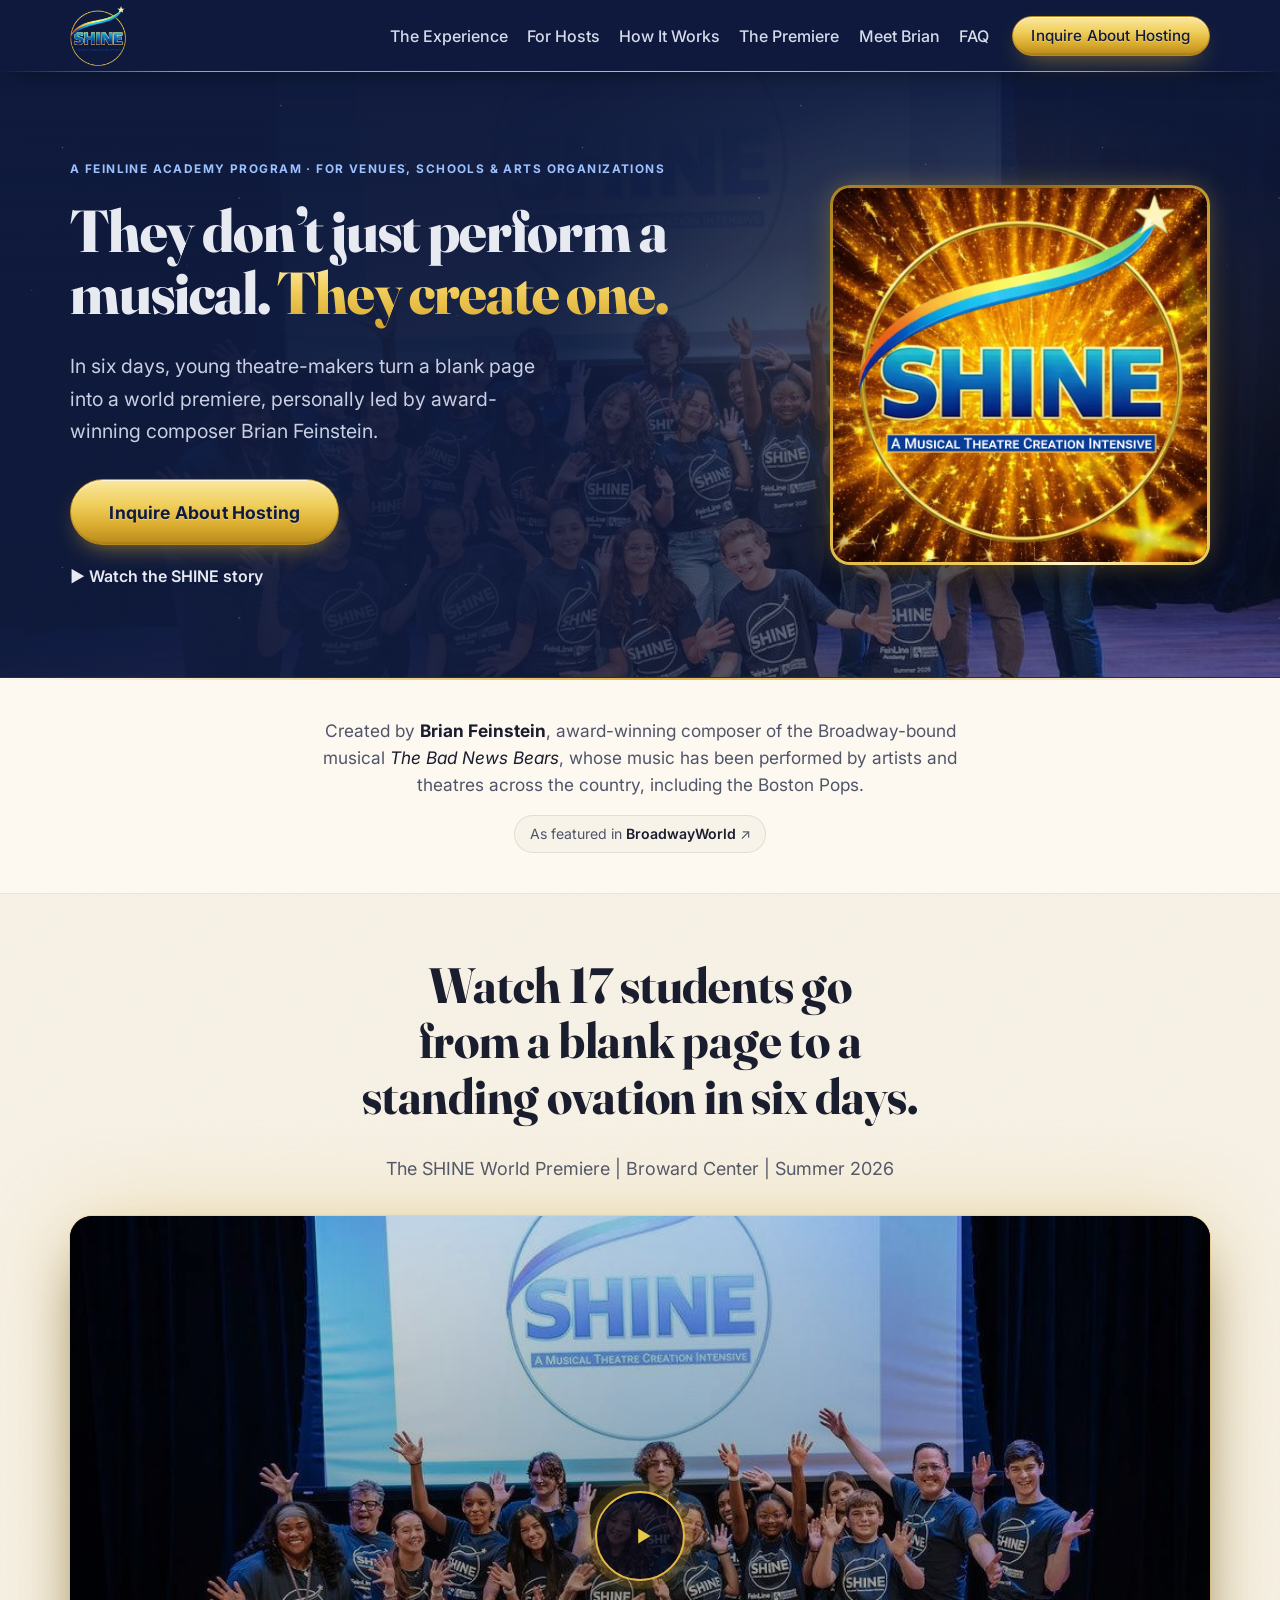
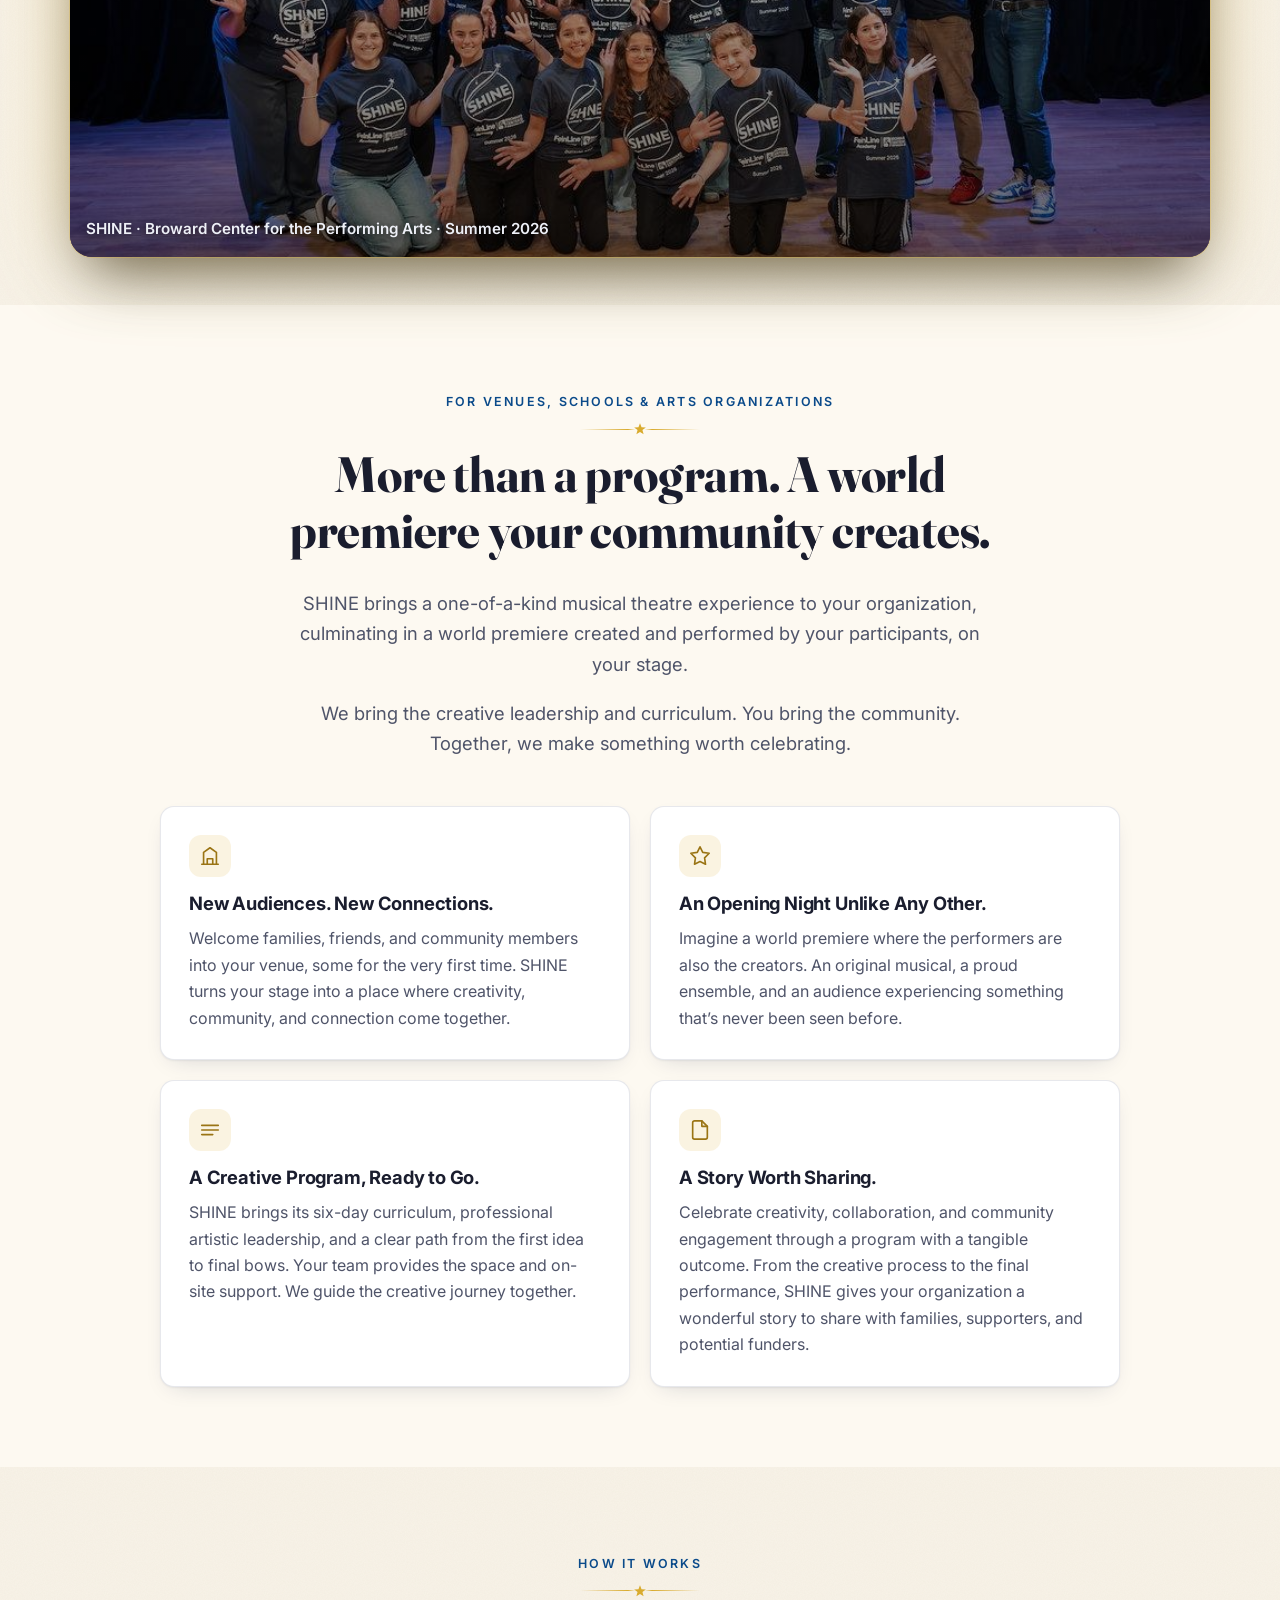
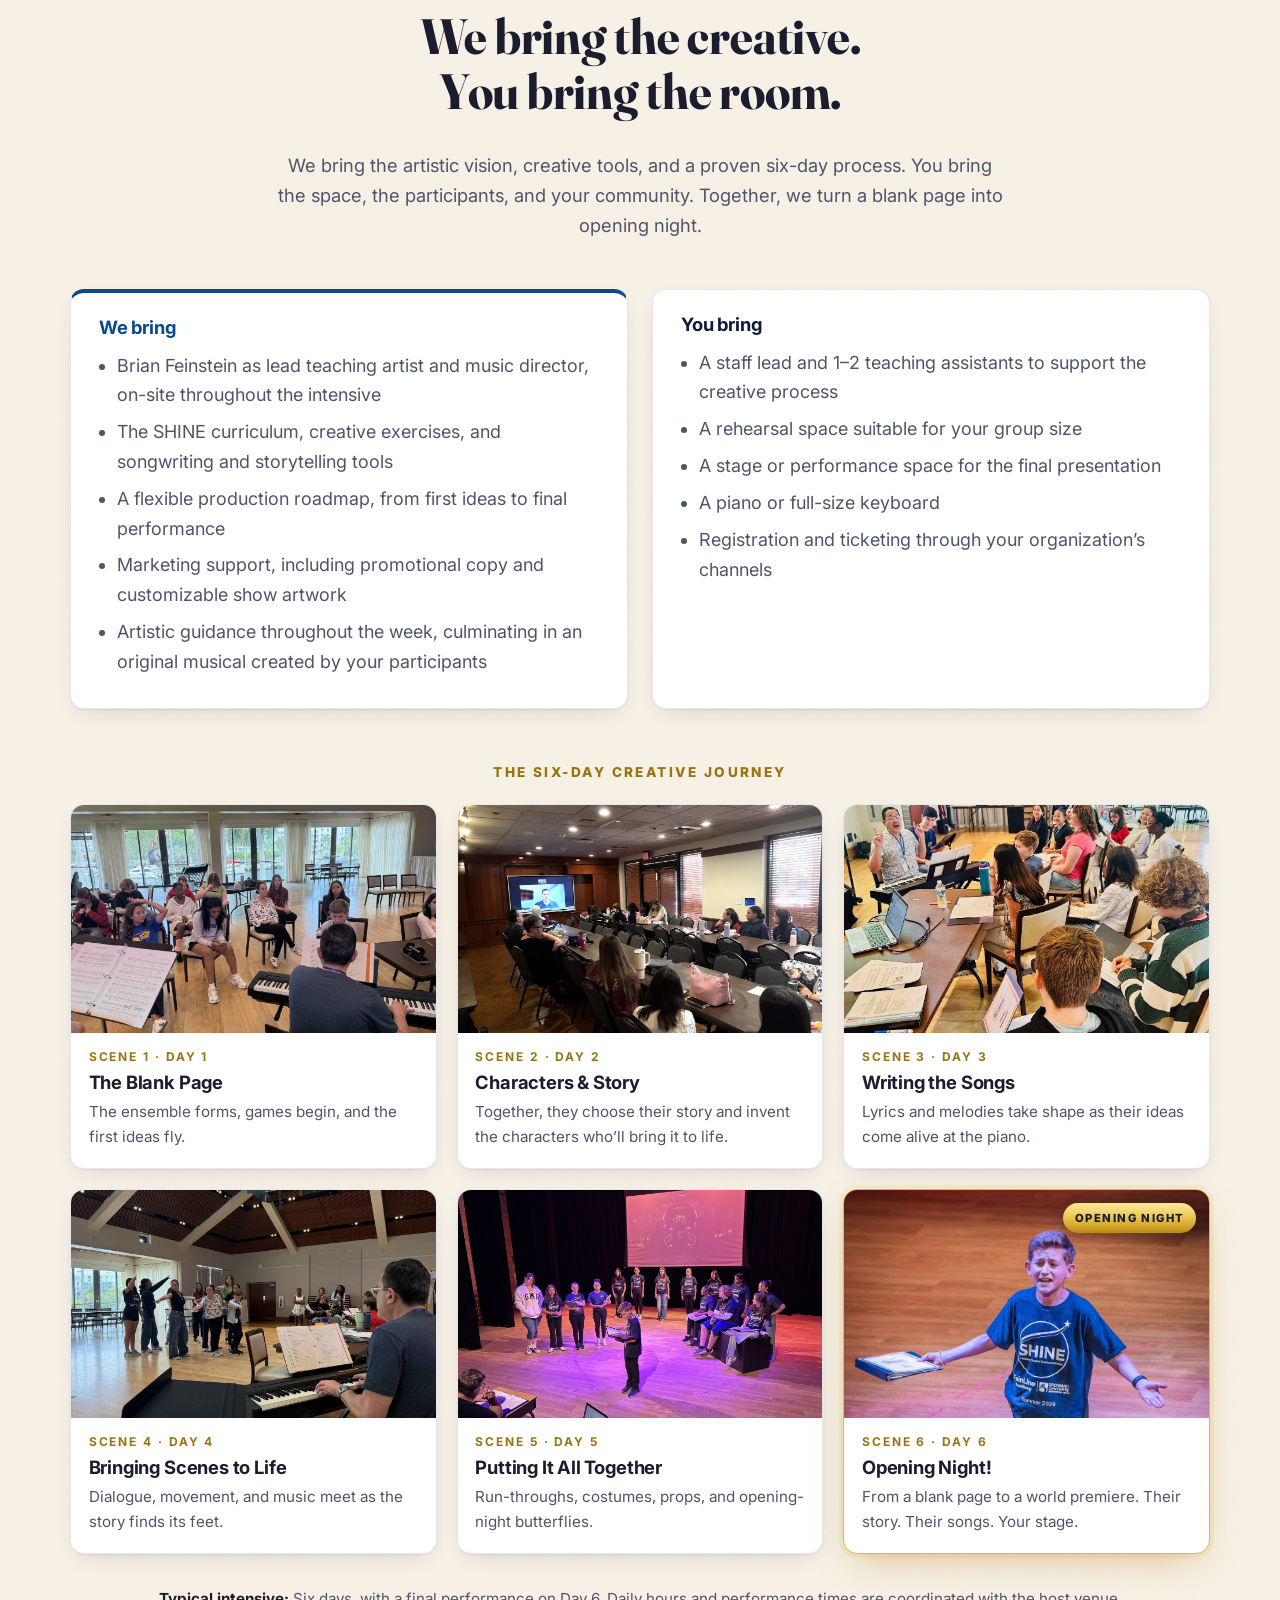
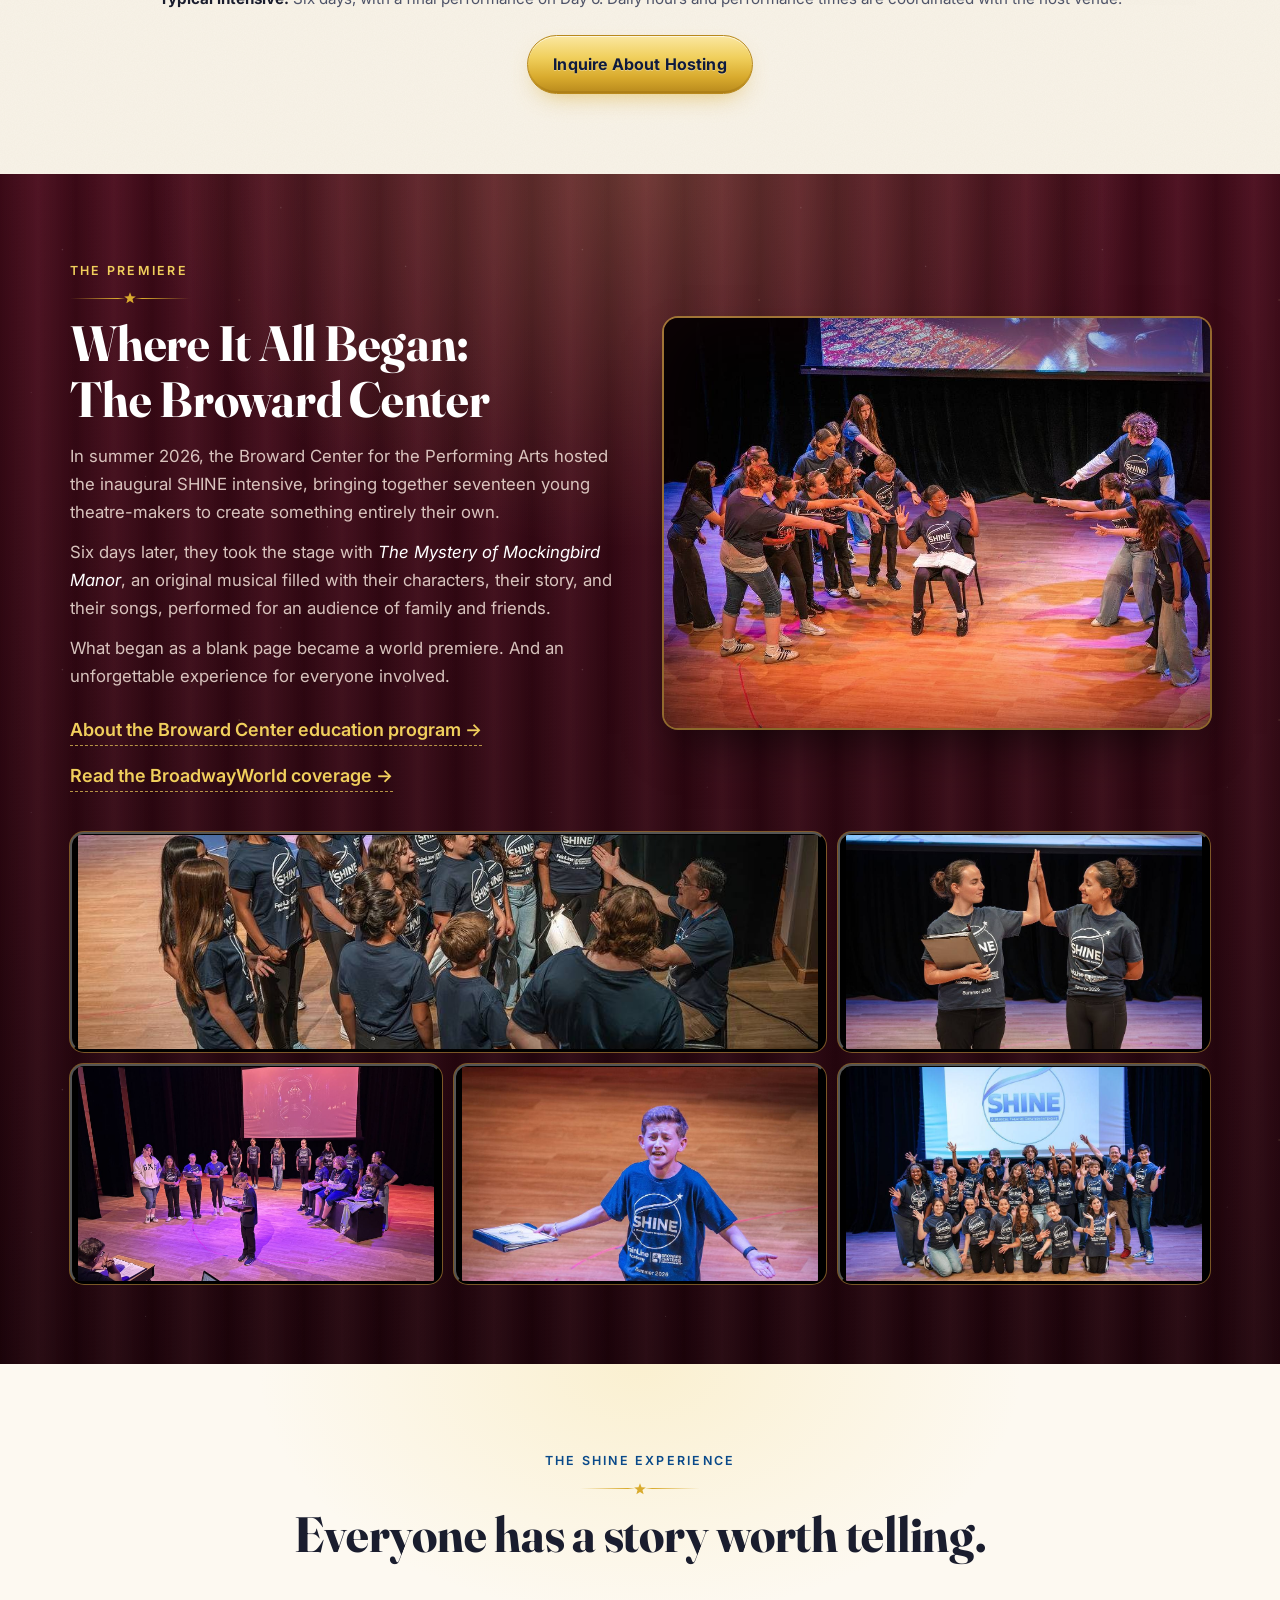
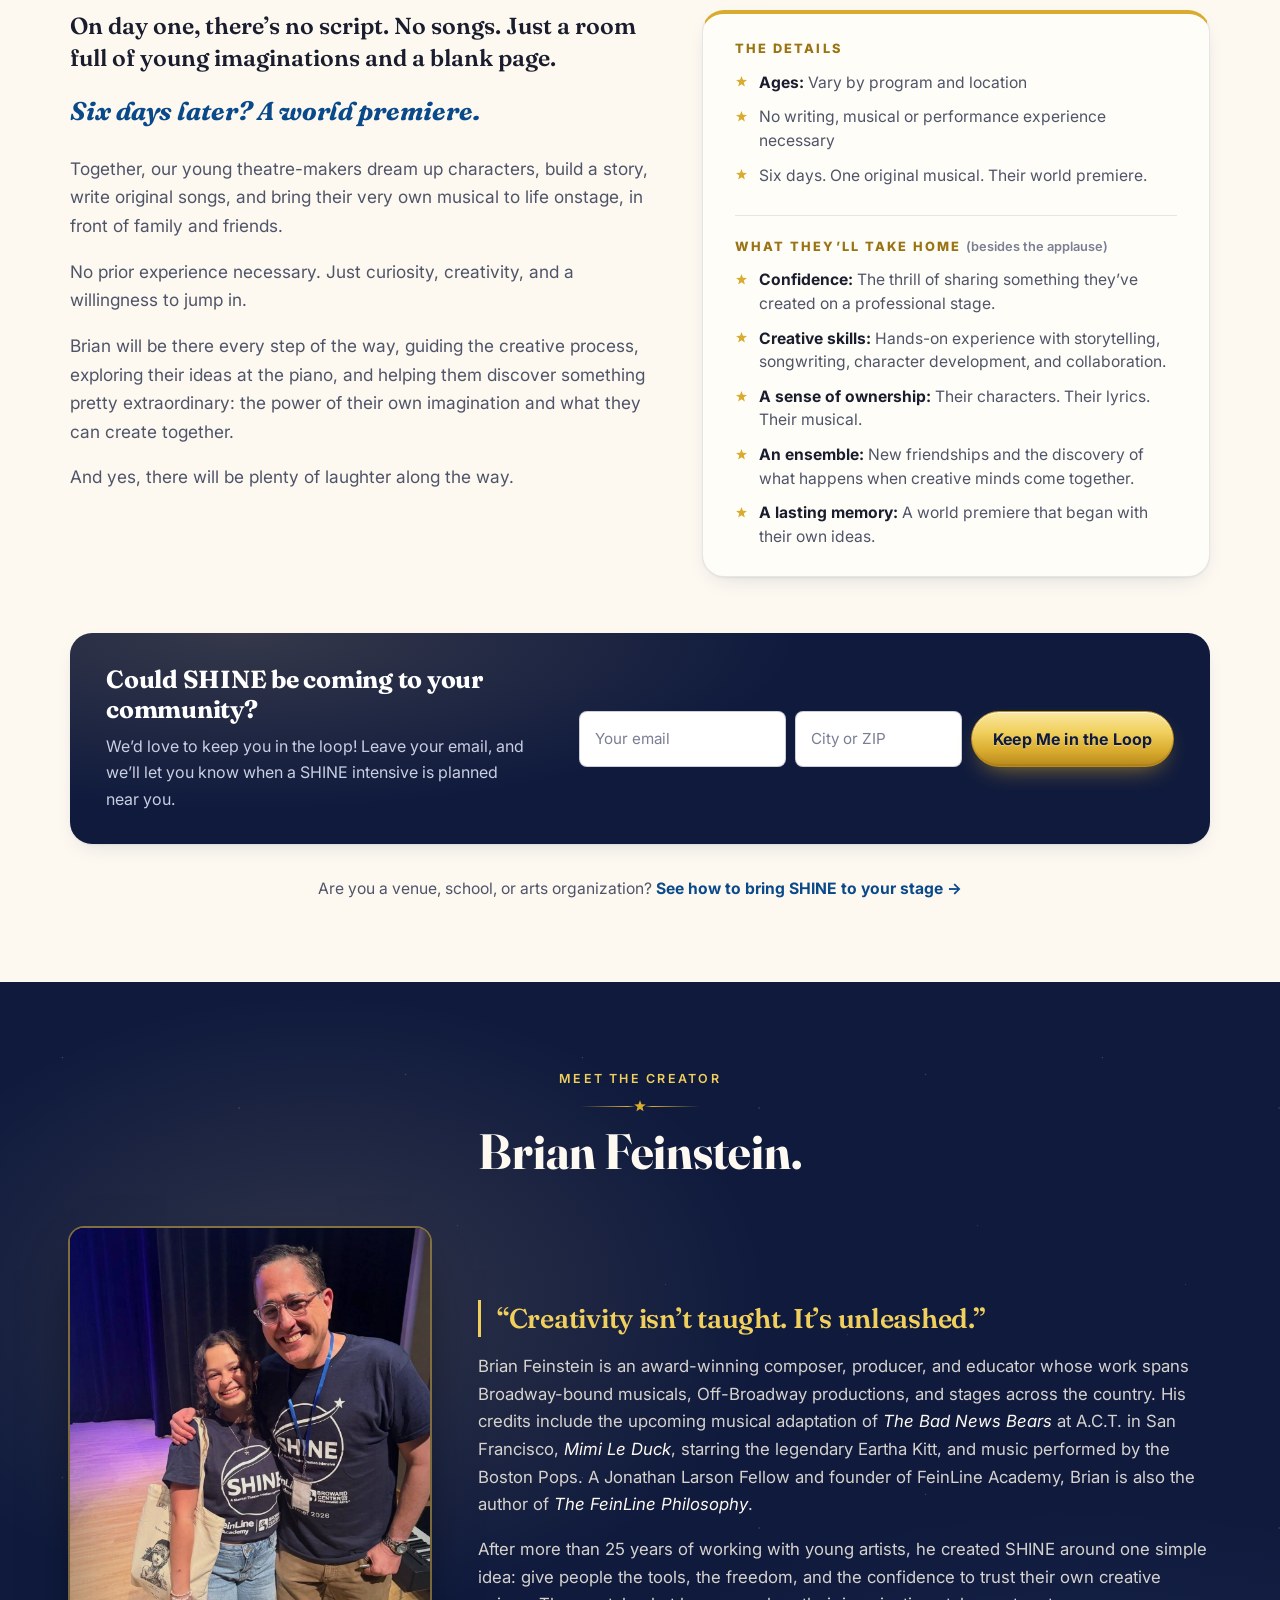
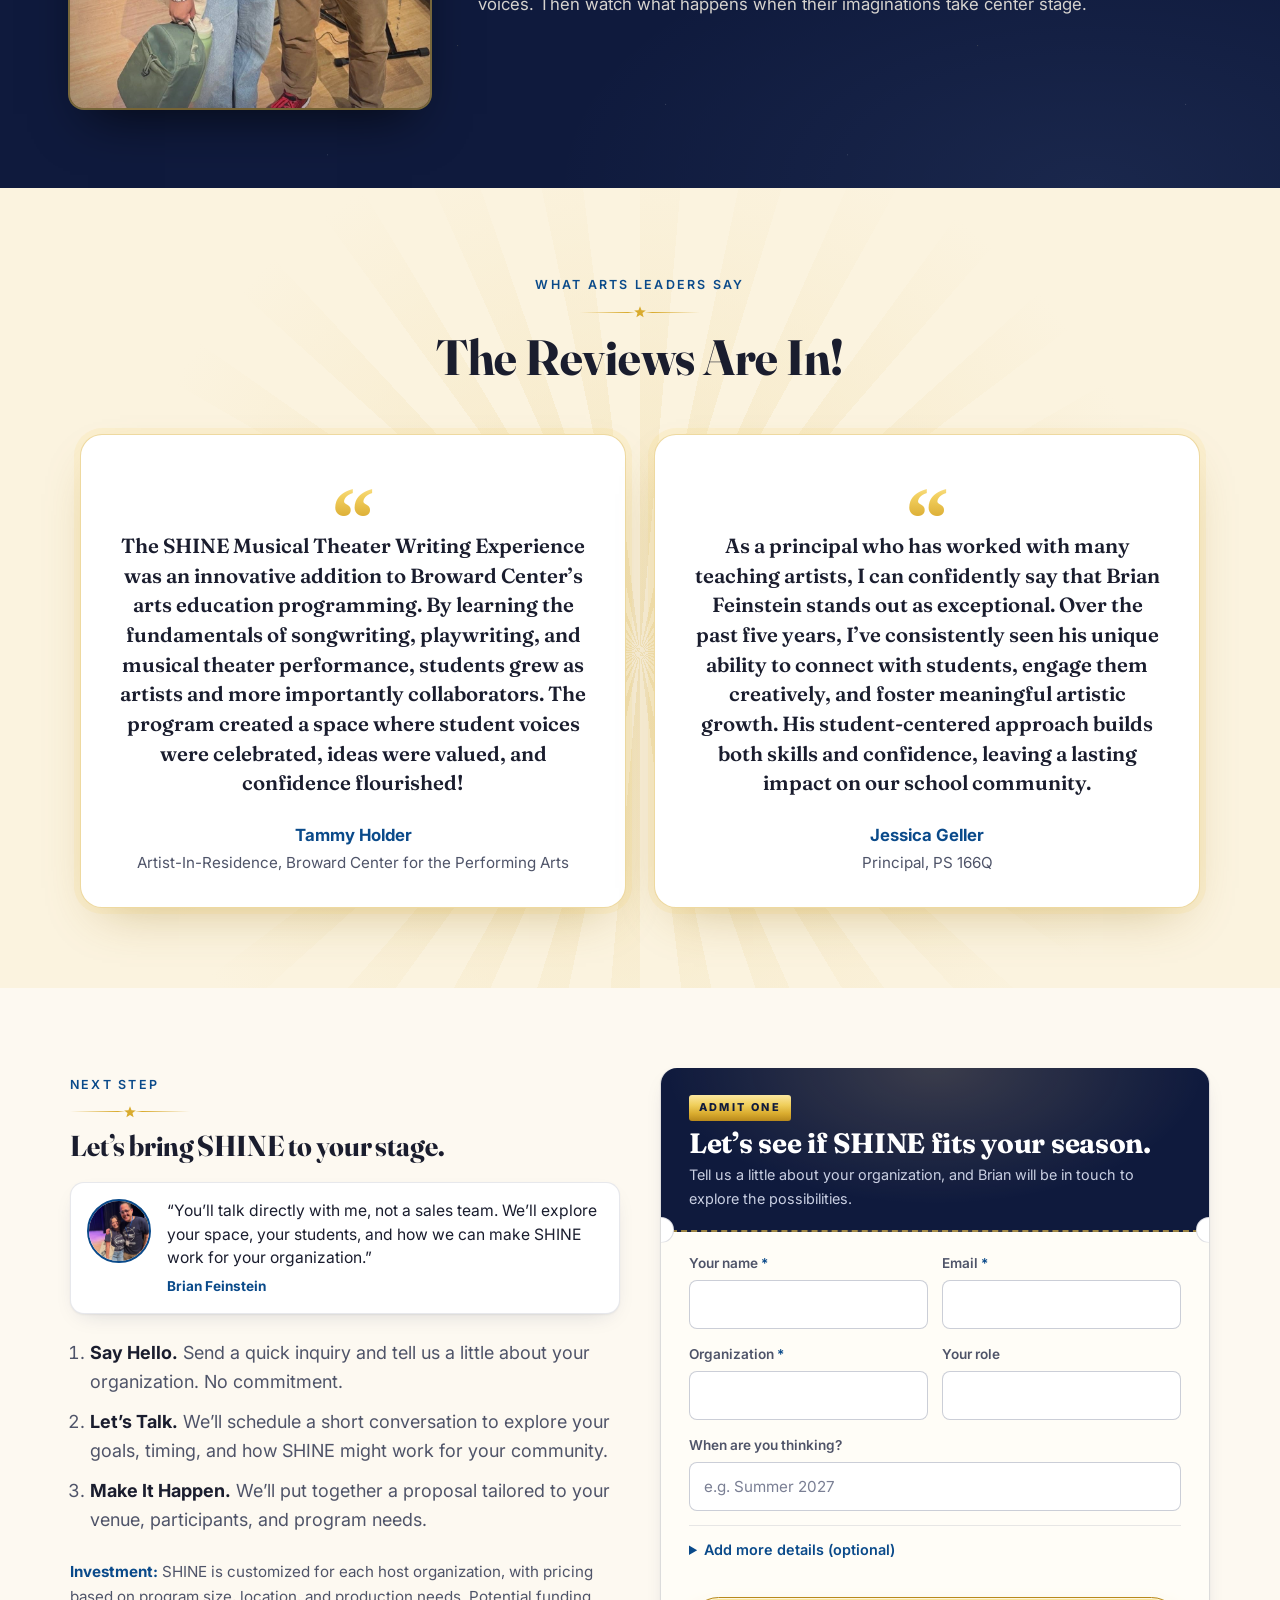
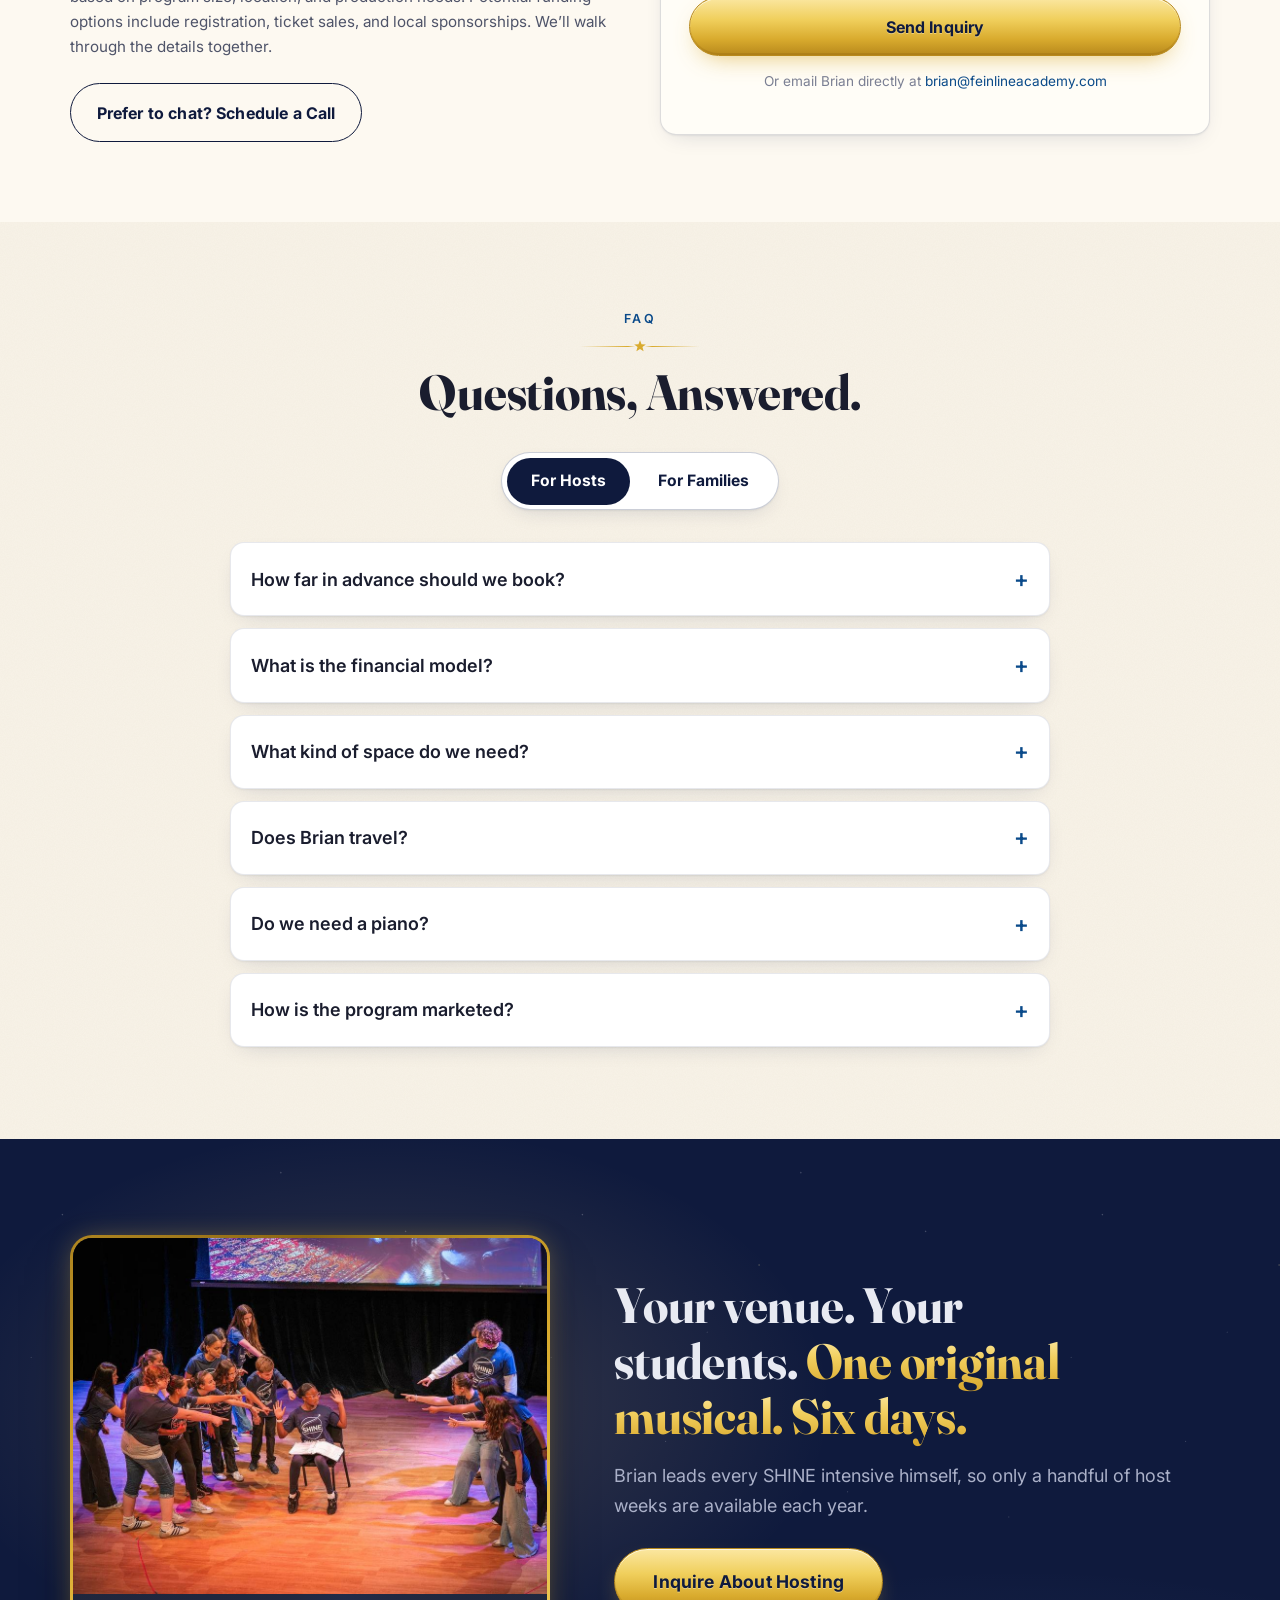
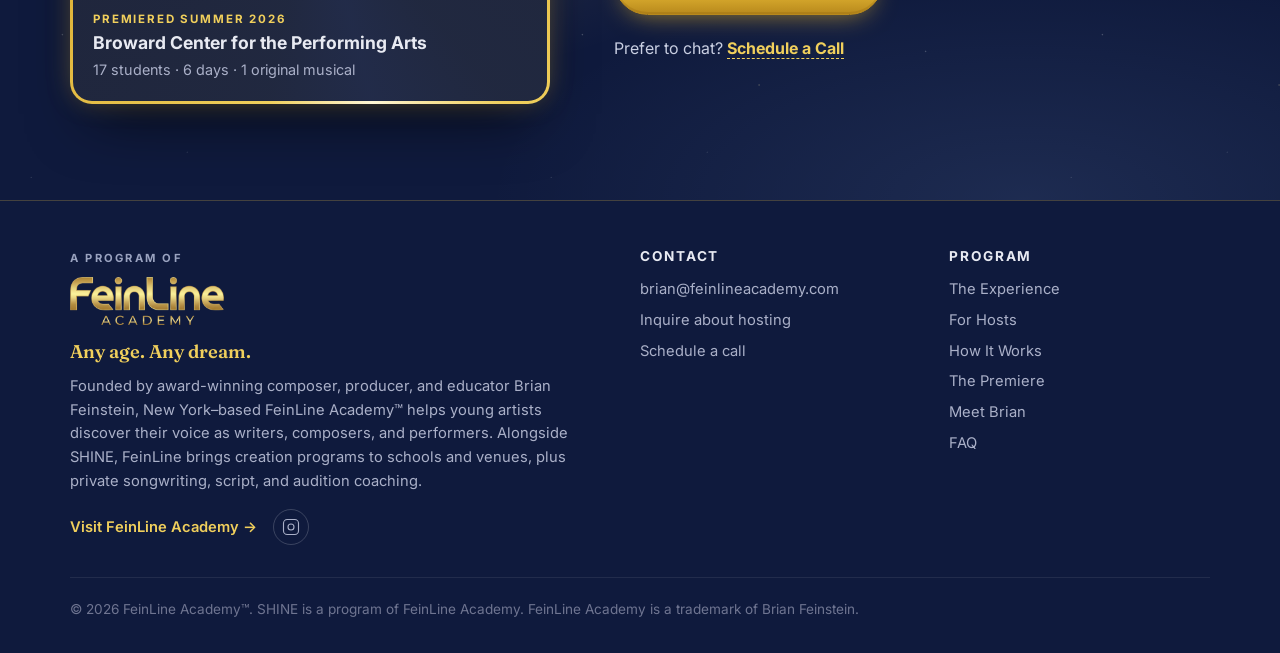
<file: index.html>
<!DOCTYPE html>
<html lang="en">
<head>
  <meta charset="UTF-8" />
  <meta name="viewport" content="width=device-width, initial-scale=1" />
  <title>SHINE Musical Theatre Creation Intensive | FeinLine Academy</title>
  <meta name="description" content="In six days, young theatre-makers write and stage an original musical, led by award-winning composer Brian Feinstein. Bring SHINE to your venue or school." />
  <link rel="canonical" href="https://www.feinlineshine.com/" />
  <meta name="robots" content="index, follow, max-image-preview:large" />
  <meta name="author" content="FeinLine Academy" />
  <meta name="theme-color" content="#06091a" />

  <!-- Social preview (Open Graph: Facebook, LinkedIn, iMessage, Slack) -->
  <meta property="og:type" content="website" />
  <meta property="og:site_name" content="SHINE by FeinLine Academy" />
  <meta property="og:locale" content="en_US" />
  <meta property="og:url" content="https://www.feinlineshine.com/" />
  <meta property="og:title" content="SHINE: They don’t just perform a musical. They create one." />
  <meta property="og:description" content="In just six days, young theatre-makers turn a blank page into a world premiere, led by award-winning composer Brian Feinstein." />
  <meta property="og:image" content="https://www.feinlineshine.com/assets/og-share.jpg" />
  <meta property="og:image:secure_url" content="https://www.feinlineshine.com/assets/og-share.jpg" />
  <meta property="og:image:type" content="image/jpeg" />
  <meta property="og:image:width" content="1200" />
  <meta property="og:image:height" content="630" />
  <meta property="og:image:alt" content="The SHINE student cast in navy SHINE T-shirts waving on stage in front of the SHINE logo." />

  <!-- Social preview (X / Twitter) -->
  <meta name="twitter:card" content="summary_large_image" />
  <meta name="twitter:title" content="SHINE: They don’t just perform a musical. They create one." />
  <meta name="twitter:description" content="In just six days, young theatre-makers turn a blank page into a world premiere, led by award-winning composer Brian Feinstein." />
  <meta name="twitter:image" content="https://www.feinlineshine.com/assets/og-share.jpg" />
  <meta name="twitter:image:alt" content="The SHINE student cast in navy SHINE T-shirts waving on stage in front of the SHINE logo." />

  <link rel="icon" type="image/png" sizes="48x48" href="assets/favicon-48.png" />
  <link rel="icon" type="image/png" sizes="1024x1024" href="assets/favicon.png" />
  <link rel="apple-touch-icon" href="assets/apple-touch-icon.png" />
  <link rel="preconnect" href="https://fonts.googleapis.com" />
  <link rel="preconnect" href="https://fonts.gstatic.com" crossorigin />
  <link rel="stylesheet" href="https://fonts.googleapis.com/css2?family=Inter:wght@400;500;600;700;800&family=Fraunces:ital,opsz,wght@0,9..144,600;0,9..144,700;1,9..144,600;1,9..144,700&display=swap" />
  <link rel="stylesheet" href="styles.css?v=rev6" />

  <script type="application/ld+json">
  {
    "@context": "https://schema.org",
    "@graph": [
      {
        "@type": "Organization",
        "@id": "https://www.feinlineshine.com/#org",
        "name": "FeinLine Academy",
        "url": "https://www.feinlineshine.com/",
        "logo": "https://www.feinlineshine.com/assets/feinline-academy-logo.png",
        "email": "brian@feinlineacademy.com",
        "sameAs": ["https://www.instagram.com/feinlineacademy"],
        "founder": {"@id": "https://www.feinlineshine.com/#brian"}
      },
      {
        "@type": "Person",
        "@id": "https://www.feinlineshine.com/#brian",
        "name": "Brian Feinstein",
        "jobTitle": "Composer",
        "worksFor": {"@id": "https://www.feinlineshine.com/#org"}
      },
      {
        "@type": "WebSite",
        "@id": "https://www.feinlineshine.com/#website",
        "url": "https://www.feinlineshine.com/",
        "name": "SHINE by FeinLine Academy",
        "publisher": {"@id": "https://www.feinlineshine.com/#org"}
      },
      {
        "@type": "WebPage",
        "@id": "https://www.feinlineshine.com/#webpage",
        "url": "https://www.feinlineshine.com/",
        "name": "SHINE Musical Theatre Creation Intensive | FeinLine Academy",
        "description": "In six days, young theatre-makers write and stage an original musical, led by award-winning composer Brian Feinstein. Bring SHINE to your venue or school.",
        "isPartOf": {"@id": "https://www.feinlineshine.com/#website"},
        "about": {"@id": "https://www.feinlineshine.com/#org"},
        "primaryImageOfPage": {"@type": "ImageObject", "url": "https://www.feinlineshine.com/assets/og-share.jpg", "width": 1200, "height": 630},
        "inLanguage": "en-US"
      }
    ]
  }
  </script>

  <script type="application/ld+json">
  {
    "@context": "https://schema.org",
    "@type": "FAQPage",
    "mainEntity": [
      {"@type":"Question","name":"How far in advance should we book?","acceptedAnswer":{"@type":"Answer","text":"We recommend reaching out several months before your preferred dates to allow time for planning, registration, and coordinating with your team. Have something sooner in mind? Let’s talk."}},
      {"@type":"Question","name":"What is the financial model?","acceptedAnswer":{"@type":"Answer","text":"SHINE is customized for each host organization, with pricing based on program size, location, and production needs. Host organizations may offset program costs through registration, ticket sales, and local sponsorships. We’ll explore the options together."}},
      {"@type":"Question","name":"What kind of space do we need?","acceptedAnswer":{"@type":"Answer","text":"A rehearsal space large enough for the ensemble to move, create, and rehearse comfortably, plus a stage or suitable performance space for the final presentation."}},
      {"@type":"Question","name":"Does Brian travel?","acceptedAnswer":{"@type":"Answer","text":"Yes. Brian personally leads SHINE intensives on-site at the host venue. Travel arrangements and expenses are addressed in the customized proposal."}},
      {"@type":"Question","name":"Do we need a piano?","acceptedAnswer":{"@type":"Answer","text":"Yes. An acoustic piano or full-size keyboard is an essential part of the SHINE creative process, allowing students to explore their musical ideas throughout the week."}},
      {"@type":"Question","name":"How is the program marketed?","acceptedAnswer":{"@type":"Answer","text":"FeinLine provides promotional guidance, copy, and available creative assets to support your outreach. Your organization manages local promotion, registration, and ticketing."}},
      {"@type":"Question","name":"Does my child need singing, acting, or songwriting experience?","acceptedAnswer":{"@type":"Answer","text":"Not at all! SHINE welcomes first-timers and experienced performers alike. Curiosity, imagination, and a willingness to jump in are all they need. We’ll explore storytelling, songwriting, and musical theatre together, with a professional composer at the piano."}},
      {"@type":"Question","name":"What ages is SHINE for?","acceptedAnswer":{"@type":"Answer","text":"SHINE is designed for young artists of all ages. Any age, any dream! Each host sets the exact age range for its session, so check with your local host for details."}},
      {"@type":"Question","name":"What does a typical day look like?","acceptedAnswer":{"@type":"Answer","text":"Mornings are for brainstorming, theater exercises, storytelling, and songwriting. Afternoons get everyone on their feet, creating characters and staging scenes. By the end of the week, it all comes together for opening night. Daily hours are set by the host venue."}},
      {"@type":"Question","name":"How much does it cost?","acceptedAnswer":{"@type":"Answer","text":"Tuition is set by each host organization. Details are shared when registration opens."}},
      {"@type":"Question","name":"How do I sign my child up?","acceptedAnswer":{"@type":"Answer","text":"SHINE is presented in partnership with theatres, schools, and arts organizations, with registration handled directly by each host. Leave your email in our family interest form, and we’ll let you know when a SHINE intensive is planned near you."}}
    ]
  }
  </script>
</head>
<body>

  <!-- ============= NAV ============= -->
  <header class="nav" role="banner">
    <div class="container nav__inner">
      <button class="nav__toggle" aria-expanded="false" aria-controls="primary-nav" aria-label="Toggle navigation">☰</button>
      <a href="#" class="nav__brand" aria-label="SHINE home">
        <img src="assets/shine-transparent.png" alt="SHINE — A Musical Theatre Creation Intensive" class="nav__logo" />
      </a>
      <div class="nav__dropdown">
        <ul id="primary-nav-left" class="nav__links nav__links--left">
          <li><a href="#experience">The Experience</a></li>
          <li><a href="#for-hosts">For Hosts</a></li>
          <li><a href="#how-it-works">How It Works</a></li>
        </ul>
        <ul id="primary-nav" class="nav__links nav__links--right">
          <li><a href="#the-premiere">The Premiere</a></li>
          <li><a href="#meet-brian">Meet Brian</a></li>
          <li><a href="#faq">FAQ</a></li>
          <li><a class="btn btn-primary nav__cta" href="#inquire">Inquire About Hosting</a></li>
        </ul>
      </div>
    </div>
  </header>

  <!-- ============= MOBILE STICKY CTA ============= -->
  <div class="mobile-cta">
    <a class="btn btn-primary" data-mobile-cta="hosts" href="#inquire">Inquire About Hosting</a>
    <a class="btn btn-primary" data-mobile-cta="families" href="#family-signup" hidden>Keep Me in the Loop</a>
  </div>

  <main>

    <!-- ============= HERO ============= -->
    <section class="hero" id="hero">
      <div class="hero__bg" aria-hidden="true">
        <img src="assets/gallery-cast-bow.jpg" alt="" />
        <div class="hero__overlay"></div>
      </div>
      <div class="container hero__inner">
        <div class="hero__art poster gold-frame">
          <img src="assets/shine-full.jpg" alt="SHINE: A Musical Theatre Creation Intensive" width="520" height="520" />
        </div>
        <div class="hero__text">
          <div class="hero__eyebrow">A FeinLine Academy program<span class="hero__eyebrow-sep"> · </span>For venues, schools &amp; arts organizations</div>
          <h1>They don’t just perform a musical. <em>They create one.</em></h1>
          <p class="hero__sub">In six days, young theatre-makers turn a blank page into a world premiere, personally led by award-winning composer Brian Feinstein.</p>
          <div class="hero__ctas">
            <a class="btn btn-primary" href="#inquire">Inquire About Hosting</a>
          </div>
          <p class="hero__micro"><a class="hero__watch" href="#video">▶ Watch the SHINE story</a></p>
        </div>
      </div>
    </section>

    <!-- ============= CREDENTIAL LINE ============= -->
    <section class="credibility section--white" aria-label="Credentials">
      <div class="container credibility__row">
        <p class="credibility__line">
          Created by <strong>Brian Feinstein</strong>, award-winning composer of the Broadway-bound musical
          <em>The Bad News Bears</em>, whose music has been performed by artists and theatres across the country,
          including the Boston Pops.
        </p>
        <a class="credibility__chip credibility__chip--press" href="https://www.broadwayworld.com/miami/article/SHINE-to-Make-Debut-at-Broward-Center-as-Student-Created-Musical-Theater-Program-20260721" target="_blank" rel="noopener">As featured in <strong>BroadwayWorld</strong> ↗</a>
      </div>
    </section>

    <!-- ============= VIDEO ============= -->
    <section class="section section--light video" id="video">
      <div class="container">
        <div class="video__head">
          <h2>Watch 17 students go from a blank page to a standing ovation in&nbsp;six&nbsp;days.</h2>
          <p>The SHINE World Premiere | Broward Center | Summer 2026</p>
        </div>
        <div class="video__facade" data-youtube-id="0jQkX_gNHNY" data-video-title="SHINE at the Broward Center for the Performing Arts" role="button" tabindex="0" aria-label="Play SHINE highlight video">
          <img src="assets/gallery-cast-bow.jpg" alt="SHINE ensemble celebrating on stage after the 2026 Broward Center premiere" />
          <div class="video__caption">SHINE · Broward Center for the Performing Arts · Summer 2026</div>
          <div class="video__play" aria-hidden="true">
            <svg viewBox="0 0 80 80" xmlns="http://www.w3.org/2000/svg">
              <polygon points="32,24 32,56 58,40" fill="currentColor"></polygon>
            </svg>
          </div>
          <div class="video__progress" hidden>
            <span class="video__time video__time--current">0:00</span>
            <input class="video__seek" type="range" min="0" max="100" value="0" step="0.1" aria-label="Seek video">
            <span class="video__time video__time--duration">0:00</span>
            <button class="video__mute" type="button" aria-label="Mute" aria-pressed="false">
              <svg class="video__mute-icon video__mute-icon--on" viewBox="0 0 24 24" aria-hidden="true"><path d="M5 9v6h4l5 4V5L9 9H5z" fill="currentColor"/><path d="M16 8a5 5 0 0 1 0 8" fill="none" stroke="currentColor" stroke-width="1.6" stroke-linecap="round"/></svg>
              <svg class="video__mute-icon video__mute-icon--off" viewBox="0 0 24 24" aria-hidden="true"><path d="M5 9v6h4l5 4V5L9 9H5z" fill="currentColor"/><path d="M16 9l5 6M21 9l-5 6" fill="none" stroke="currentColor" stroke-width="1.6" stroke-linecap="round"/></svg>
            </button>
            <input class="video__volume" type="range" min="0" max="100" value="100" step="1" aria-label="Volume">
            <button class="video__cc" type="button" aria-label="Captions" aria-pressed="false">CC</button>
          </div>
        </div>
      </div>
    </section>

    <!-- ============= FOR HOSTS ============= -->
    <section class="section section--white" id="for-hosts">
      <div class="container">
        <div class="section__head">
          <div class="section__eyebrow">For Venues, Schools &amp; Arts Organizations</div>
          <h2>More than a program. A world premiere your community creates.</h2>
          <p class="section__lead">SHINE brings a one-of-a-kind musical theatre experience to your organization, culminating in a world premiere created and performed by your participants, on your stage.</p>
          <p class="section__lead">We bring the creative leadership and curriculum. You bring the community. Together, we make something worth celebrating.</p>
        </div>

        <div class="outcomes outcomes--four">
          <div class="outcome">
            <div class="outcome__icon" aria-hidden="true">
              <svg viewBox="0 0 24 24" fill="none" stroke="currentColor" stroke-width="1.8" stroke-linecap="round" stroke-linejoin="round"><path d="M3 21h18M5 21V8l7-5 7 5v13M9 21v-6h6v6"/></svg>
            </div>
            <h3>New Audiences. New Connections.</h3>
            <p>Welcome families, friends, and community members into your venue, some for the very first time. SHINE turns your stage into a place where creativity, community, and connection come together.</p>
          </div>
          <div class="outcome">
            <div class="outcome__icon" aria-hidden="true">
              <svg viewBox="0 0 24 24" fill="none" stroke="currentColor" stroke-width="1.8" stroke-linecap="round" stroke-linejoin="round"><path d="M12 2l3 6 7 1-5 5 1 7-6-3-6 3 1-7-5-5 7-1z"/></svg>
            </div>
            <h3>An Opening Night Unlike Any Other.</h3>
            <p>Imagine a world premiere where the performers are also the creators. An original musical, a proud ensemble, and an audience experiencing something that’s never been seen before.</p>
          </div>
          <div class="outcome">
            <div class="outcome__icon" aria-hidden="true">
              <svg viewBox="0 0 24 24" fill="none" stroke="currentColor" stroke-width="1.8" stroke-linecap="round" stroke-linejoin="round"><path d="M3 7h18M3 12h18M3 17h12"/></svg>
            </div>
            <h3>A Creative Program, Ready to Go.</h3>
            <p>SHINE brings its six-day curriculum, professional artistic leadership, and a clear path from the first idea to final bows. Your team provides the space and on-site support. We guide the creative journey together.</p>
          </div>
          <div class="outcome">
            <div class="outcome__icon" aria-hidden="true">
              <svg viewBox="0 0 24 24" fill="none" stroke="currentColor" stroke-width="1.8" stroke-linecap="round" stroke-linejoin="round"><path d="M14 2H6a2 2 0 0 0-2 2v16a2 2 0 0 0 2 2h12a2 2 0 0 0 2-2V8z"/><path d="M14 2v6h6"/></svg>
            </div>
            <h3>A Story Worth Sharing.</h3>
            <p>Celebrate creativity, collaboration, and community engagement through a program with a tangible outcome. From the creative process to the final performance, SHINE gives your organization a wonderful story to share with families, supporters, and potential funders.</p>
          </div>
        </div>
      </div>
    </section>

    <!-- ============= HOW IT WORKS ============= -->
    <section class="section section--light" id="how-it-works">
      <div class="container">
        <div class="section__head">
          <div class="section__eyebrow">How it works</div>
          <h2>We bring the creative. You bring the&nbsp;room.</h2>
          <p class="section__lead">We bring the artistic vision, creative tools, and a proven six-day process. You bring the space, the participants, and your community. Together, we turn a blank page into opening night.</p>
        </div>

        <div class="split">
          <div class="split__col split__col--we">
            <h3>We bring</h3>
            <ul>
              <li>Brian Feinstein as lead teaching artist and music director, on-site throughout the intensive</li>
              <li>The SHINE curriculum, creative exercises, and songwriting and storytelling tools</li>
              <li>A flexible production roadmap, from first ideas to final performance</li>
              <li>Marketing support, including promotional copy and customizable show artwork</li>
              <li>Artistic guidance throughout the week, culminating in an original musical created by your participants</li>
            </ul>
          </div>
          <div class="split__col">
            <h3 class="split__you">You bring</h3>
            <ul>
              <li>A staff lead and 1–2 teaching assistants to support the creative process</li>
              <li>A rehearsal space suitable for your group size</li>
              <li>A stage or performance space for the final presentation</li>
              <li>A piano or full-size keyboard</li>
              <li>Registration and ticketing through your organization’s channels</li>
            </ul>
          </div>
        </div>

        <h3 class="steps__title">The six-day creative journey</h3>
        <ol class="steps">
          <li class="step">
            <img src="assets/day-1-ensemble.jpg" alt="Brian at the piano with the ensemble on Day 1" loading="lazy" />
            <span class="step__day">Scene 1 · Day 1</span>
            <h3>The Blank Page</h3>
            <p>The ensemble forms, games begin, and the first ideas fly.</p>
          </li>
          <li class="step">
            <img src="assets/day-2-planning.jpg" alt="Students planning the story" loading="lazy" />
            <span class="step__day">Scene 2 · Day 2</span>
            <h3>Characters &amp; Story</h3>
            <p>Together, they choose their story and invent the characters who’ll bring it to life.</p>
          </li>
          <li class="step">
            <img src="assets/day-3-piano-laugh.jpg" alt="Brian leading a songwriting session at the piano" loading="lazy" />
            <span class="step__day">Scene 3 · Day 3</span>
            <h3>Writing the Songs</h3>
            <p>Lyrics and melodies take shape as their ideas come alive at the piano.</p>
          </li>
          <li class="step">
            <img src="assets/day-4-choreo.jpg" alt="Students rehearsing staging" loading="lazy" />
            <span class="step__day">Scene 4 · Day 4</span>
            <h3>Bringing Scenes to Life</h3>
            <p>Dialogue, movement, and music meet as the story finds its feet.</p>
          </li>
          <li class="step">
            <img src="assets/gallery-rehearsal.jpg" alt="Full cast in rehearsal on stage" loading="lazy" />
            <span class="step__day">Scene 5 · Day 5</span>
            <h3>Putting It All Together</h3>
            <p>Run-throughs, costumes, props, and opening-night butterflies.</p>
          </li>
          <li class="step step--finale">
            <span class="step__badge">Opening Night</span>
            <img src="assets/day-6-solo.jpg" alt="A young performer on stage on opening night" loading="lazy" />
            <span class="step__day">Scene 6 · Day 6</span>
            <h3>Opening Night!</h3>
            <p>From a blank page to a world premiere. Their story. Their songs. Your stage.</p>
          </li>
        </ol>

        <p class="timeline__hours"><strong>Typical intensive:</strong> Six days, with a final performance on Day 6. Daily hours and performance times are coordinated with the host venue.</p>
        <div class="section__cta">
          <a class="btn btn-primary" href="#inquire">Inquire About Hosting</a>
        </div>
      </div>
    </section>

    <!-- ============= THE PREMIERE + GALLERY ============= -->
    <section class="case" id="the-premiere">
      <div class="container">
        <div class="case__inner">
          <div>
            <div class="case__eyebrow">The Premiere</div>
            <h2>Where It All Began: The Broward Center</h2>
            <p class="case__narrative">
              In summer 2026, the Broward Center for the Performing Arts hosted the inaugural SHINE intensive,
              bringing together seventeen young theatre-makers to create something entirely their own.
            </p>
            <p class="case__narrative">
              Six days later, they took the stage with <em>The Mystery of Mockingbird Manor</em>, an original musical
              filled with their characters, their story, and their songs, performed for an audience of family and friends.
            </p>
            <p class="case__narrative">
              What began as a blank page became a world premiere. And an unforgettable experience for everyone involved.
            </p>
            <!-- Unused: Tammy Holder's Broward quote lives in Testimonials instead, to avoid repeating it -->
            <div class="case__quote" data-pending hidden>
              <blockquote>“[Host/presenter quote]”</blockquote>
              <cite>- [Name and title], Broward Center for the Performing Arts</cite>
            </div>
            <a class="case__link" href="https://www.browardcenter.org/education/programs/intensives/" target="_blank" rel="noopener">
              About the Broward Center education program →
            </a>
            <a class="case__link" href="https://www.broadwayworld.com/miami/article/SHINE-to-Make-Debut-at-Broward-Center-as-Student-Created-Musical-Theater-Program-20260721" target="_blank" rel="noopener">
              Read the BroadwayWorld coverage →
            </a>
          </div>
          <div class="case__photo">
            <img src="assets/gallery-cast-pose.jpg" alt="SHINE ensemble in a dramatic final pose on the Broward Center stage" />
          </div>
        </div>

        <div class="gallery case__gallery" id="gallery-grid">
          <button class="gallery__item gallery__item--wide" aria-label="Open image: ensemble choir">
            <img src="assets/gallery-choir.jpg" alt="Brian leading the ensemble in song on stage" loading="lazy" />
          </button>
          <button class="gallery__item" aria-label="Open image: finale high-five">
            <img src="assets/gallery-highfive.jpg" alt="Two students high-fiving on stage during the finale" loading="lazy" />
          </button>
          <button class="gallery__item" aria-label="Open image: full-cast rehearsal">
            <img src="assets/gallery-rehearsal.jpg" alt="Full cast rehearsing on the venue stage" loading="lazy" />
          </button>
          <button class="gallery__item" aria-label="Open image: solo performance">
            <img src="assets/day-6-solo.jpg" alt="A young performer singing solo on stage" loading="lazy" />
          </button>
          <button class="gallery__item" aria-label="Open image: ensemble bow">
            <img src="assets/gallery-cast-bow.jpg" alt="SHINE ensemble celebrating together on stage" loading="lazy" />
          </button>
        </div>
      </div>
    </section>

    <!-- ============= FOR FAMILIES ============= -->
    <section class="section section--white families" id="experience">
      <div class="container">
        <div class="section__head">
          <div class="section__eyebrow">The SHINE Experience</div>
          <h2>Everyone has a story worth telling.</h2>
        </div>

        <div class="families__grid">
          <div class="families__story">
            <p class="families__lead">On day one, there’s no script. No songs. Just a room full of young imaginations and a blank page.</p>
            <p class="families__beat">Six days later? A world premiere.</p>
            <p>Together, our young theatre-makers dream up characters, build a story, write original songs, and bring their very own musical to life onstage, in front of family and friends.</p>
            <p>No prior experience necessary. Just curiosity, creativity, and a willingness to jump in.</p>
            <p>Brian will be there every step of the way, guiding the creative process, exploring their ideas at the piano, and helping them discover something pretty extraordinary: the power of their own imagination and what they can create together.</p>
            <p>And yes, there will be plenty of laughter along the way.</p>
          </div>

          <aside class="families__card" aria-label="Program details for families">
            <h3 class="families__card-title">The details</h3>
            <ul class="families__details">
              <li><strong>Ages:</strong> Vary by program and location</li>
              <li>No writing, musical or performance experience necessary</li>
              <li>Six days. One original musical. Their world premiere.</li>
            </ul>

            <h3 class="families__card-title">What they’ll take home <span>(besides the applause)</span></h3>
            <ul class="families__gains">
              <li><strong>Confidence:</strong> The thrill of sharing something they’ve created on a professional stage.</li>
              <li><strong>Creative skills:</strong> Hands-on experience with storytelling, songwriting, character development, and collaboration.</li>
              <li><strong>A sense of ownership:</strong> Their characters. Their lyrics. Their musical.</li>
              <li><strong>An ensemble:</strong> New friendships and the discovery of what happens when creative minds come together.</li>
              <li><strong>A lasting memory:</strong> A world premiere that began with their own ideas.</li>
            </ul>
          </aside>
        </div>

        <div class="families__signup" id="family-signup">
          <div class="families__signup-copy">
            <h3>Could SHINE be coming to your community?</h3>
            <p>We’d love to keep you in the loop! Leave your email, and we’ll let you know when a SHINE intensive is planned near you.</p>
          </div>
          <form class="families__form" id="family-form" name="family-interest" method="POST" action="/" data-netlify="true" netlify-honeypot="bot-field" novalidate>
            <input type="hidden" name="form-name" value="family-interest" />
            <p hidden><label>Don’t fill this out if you’re human: <input name="bot-field" tabindex="-1" autocomplete="off" /></label></p>
            <div class="families__form-row">
              <label class="sr-only" for="ff-email">Email</label>
              <input class="form__input" id="ff-email" name="email" type="email" placeholder="Your email" required autocomplete="email" />
              <label class="sr-only" for="ff-loc">City or ZIP code</label>
              <input class="form__input" id="ff-loc" name="location" type="text" placeholder="City or ZIP" autocomplete="postal-code" />
              <button class="btn btn-primary" type="submit">Keep Me in the Loop</button>
            </div>
            <p class="families__success" role="status" aria-live="polite" hidden>Thanks! We’ll let you know when SHINE is coming to your area.</p>
          </form>
        </div>

        <p class="families__crosslink">Are you a venue, school, or arts organization? <a href="#for-hosts">See how to bring SHINE to your stage →</a></p>
      </div>
    </section>

    <!-- ============= MEET BRIAN ============= -->
    <section class="section section--navy" id="meet-brian">
      <div class="container">
        <div class="section__head">
          <div class="section__eyebrow">Meet The Creator</div>
          <h2>Brian Feinstein.</h2>
        </div>

        <div class="brian">
          <div class="brian__photo">
            <img src="assets/brian-student.jpg" alt="Composer Brian Feinstein with a SHINE student on stage" />
          </div>
          <div>
            <p class="brian__pull">“Creativity isn’t taught. It’s unleashed.”</p>
            <p class="brian__bio">
              Brian Feinstein is an award-winning composer, producer, and educator whose work spans Broadway-bound
              musicals, Off-Broadway productions, and stages across the country. His credits include the upcoming
              musical adaptation of <em>The Bad News Bears</em> at A.C.T. in San Francisco, <em>Mimi Le Duck</em>,
              starring the legendary Eartha Kitt, and music performed by the Boston Pops. A Jonathan Larson Fellow
              and founder of FeinLine Academy, Brian is also the author of <em>The FeinLine Philosophy</em>.
            </p>
            <p class="brian__bio">
              After more than 25 years of working with young
              artists, he created SHINE around one simple idea: give people the tools, the freedom, and the confidence
              to trust their own creative voices. Then watch what happens when their imaginations take center stage.
            </p>
          </div>
        </div>
      </div>
    </section>

    <!-- ============= TESTIMONIALS ============= -->
    <section class="section section--light" id="testimonials">
      <div class="container">
        <div class="section__head">
          <div class="section__eyebrow">What arts leaders say</div>
          <h2>The Reviews Are In!</h2>
        </div>

        <div class="quote-feature-pair">
          <figure class="quote-feature">
            <span class="quote-feature__mark" aria-hidden="true">“</span>
            <blockquote>The SHINE Musical Theater Writing Experience was an innovative addition to Broward Center’s arts education programming. By learning the fundamentals of songwriting, playwriting, and musical theater performance, students grew as artists and more importantly collaborators. The program created a space where student voices were celebrated, ideas were valued, and confidence flourished!</blockquote>
            <figcaption><strong>Tammy Holder</strong>Artist-In-Residence, Broward Center for the Performing Arts</figcaption>
          </figure>
          <figure class="quote-feature">
            <span class="quote-feature__mark" aria-hidden="true">“</span>
            <blockquote>As a principal who has worked with many teaching artists, I can confidently say that Brian Feinstein stands out as exceptional. Over the past five years, I’ve consistently seen his unique ability to connect with students, engage them creatively, and foster meaningful artistic growth. His student-centered approach builds both skills and confidence, leaving a lasting impact on our school community.</blockquote>
            <figcaption><strong>Jessica Geller</strong>Principal, PS 166Q</figcaption>
          </figure>
        </div>

        <!-- Re-enable this grid when parent and student quotes arrive -->
        <div class="testimonials" data-pending hidden>
          <figure class="quote">
            <span class="quote__mark" aria-hidden="true">“</span>
            <blockquote class="quote__body">[Parent quote]</blockquote>
            <figcaption class="quote__cite"><strong>[Parent name]</strong>[City]</figcaption>
          </figure>
          <figure class="quote">
            <span class="quote__mark" aria-hidden="true">“</span>
            <blockquote class="quote__body">[Student quote]</blockquote>
            <figcaption class="quote__cite"><strong>[Student first name], [age]</strong></figcaption>
          </figure>
        </div>
      </div>
    </section>

    <!-- ============= INQUIRE ============= -->
    <section class="section section--white" id="inquire">
      <div class="container">
        <div class="program">
          <div class="inquire__side">
            <div class="section__eyebrow">Next step</div>
            <h2>Let’s bring SHINE to your stage.</h2>

            <div class="inquire__brian">
              <img src="assets/brian-student.jpg" alt="Brian Feinstein" />
              <p>“You’ll talk directly with me, not a sales team. We’ll explore your space, your students, and how we can make SHINE work for your organization.”<span>Brian Feinstein</span></p>
            </div>

            <ol class="inquire__steps">
              <li><strong>Say Hello.</strong> Send a quick inquiry and tell us a little about your organization. No commitment.</li>
              <li><strong>Let’s Talk.</strong> We’ll schedule a short conversation to explore your goals, timing, and how SHINE might work for your community.</li>
              <li><strong>Make It Happen.</strong> We’ll put together a proposal tailored to your venue, participants, and program needs.</li>
            </ol>

            <p class="inquire__price"><strong>Investment:</strong> SHINE is customized for each host organization, with pricing based on program size, location, and production needs. Potential funding options include registration, ticket sales, and local sponsorships. We’ll walk through the details together.</p>

            <a class="btn btn-ghost" data-booking-link href="mailto:brian@feinlineacademy.com?subject=Schedule%20a%20SHINE%20call">Prefer to chat? Schedule a Call</a>
          </div>

          <aside aria-label="Inquiry form">
            <form class="form ticket" id="inquiry-form" name="host-inquiry" method="POST" action="/" data-netlify="true" netlify-honeypot="bot-field" novalidate>
              <input type="hidden" name="form-name" value="host-inquiry" />
              <p hidden><label>Don’t fill this out if you’re human: <input name="bot-field" tabindex="-1" autocomplete="off" /></label></p>
              <div class="ticket__head">
                <span class="ticket__admit">Admit one</span>
                <h3>Let’s see if SHINE fits your season.</h3>
                <p class="form__lead">Tell us a little about your organization, and Brian will be in touch to explore the possibilities.</p>
              </div>

              <div class="form__row">
                <div class="form__field">
                  <label class="form__label" for="if-name">Your name <span class="form__required">*</span></label>
                  <input class="form__input" id="if-name" name="name" type="text" required autocomplete="name" />
                </div>
                <div class="form__field">
                  <label class="form__label" for="if-email">Email <span class="form__required">*</span></label>
                  <input class="form__input" id="if-email" name="email" type="email" required autocomplete="email" />
                </div>
              </div>

              <div class="form__row">
                <div class="form__field">
                  <label class="form__label" for="if-org">Organization <span class="form__required">*</span></label>
                  <input class="form__input" id="if-org" name="organization" type="text" required autocomplete="organization" />
                </div>
                <div class="form__field">
                  <label class="form__label" for="if-role">Your role</label>
                  <input class="form__input" id="if-role" name="role" type="text" autocomplete="organization-title" />
                </div>
              </div>

              <div class="form__field">
                <label class="form__label" for="if-timing">When are you thinking?</label>
                <input class="form__input" id="if-timing" name="timing" type="text" placeholder="e.g. Summer 2027" />
              </div>

              <details class="form__more">
                <summary>Add more details (optional)</summary>
                <div class="form__row">
                  <div class="form__field">
                    <label class="form__label" for="if-type">Organization type</label>
                    <select class="form__select" id="if-type" name="type">
                      <option value="">Select…</option>
                      <option>School</option>
                      <option>Theatre / Performing arts center</option>
                      <option>Arts organization</option>
                      <option>Camp</option>
                      <option>Other</option>
                    </select>
                  </div>
                  <div class="form__field">
                    <label class="form__label" for="if-loc">City, state</label>
                    <input class="form__input" id="if-loc" name="location" type="text" />
                  </div>
                </div>
                <div class="form__row">
                  <div class="form__field">
                    <label class="form__label" for="if-phone">Phone</label>
                    <input class="form__input" id="if-phone" name="phone" type="tel" autocomplete="tel" />
                  </div>
                  <div class="form__field">
                    <label class="form__label" for="if-enroll">Estimated participants</label>
                    <input class="form__input" id="if-enroll" name="enrollment" type="text" placeholder="e.g. 15-20" />
                  </div>
                </div>
                <div class="form__field">
                  <label class="form__label" for="if-notes">Anything else?</label>
                  <textarea class="form__textarea" id="if-notes" name="notes" rows="3"></textarea>
                </div>
              </details>

              <button class="btn btn-primary form__submit" type="submit">Send Inquiry</button>
              <p class="form__note">Or email Brian directly at <a href="mailto:brian@feinlineacademy.com">brian@feinlineacademy.com</a></p>
            </form>

            <div class="form__success" id="inquiry-success" role="status" aria-live="polite">
              <h3>Thanks. Your inquiry is in.</h3>
              <p>Brian will be in touch soon to set up a short conversation.</p>
            </div>
          </aside>
        </div>
      </div>
    </section>

    <!-- ============= FAQ ============= -->
    <section class="section section--light" id="faq">
      <div class="container">
        <div class="section__head">
          <div class="section__eyebrow">FAQ</div>
          <h2>Questions, Answered.</h2>
        </div>

        <div class="faq-tabs" role="tablist" aria-label="FAQ topics">
          <button class="faq-tabs__tab" type="button" role="tab" id="faq-tab-hosts" aria-controls="faq-panel-hosts" aria-selected="true">For Hosts</button>
          <button class="faq-tabs__tab" type="button" role="tab" id="faq-tab-families" aria-controls="faq-panel-families" aria-selected="false" tabindex="-1">For Families</button>
        </div>

        <div class="faq" id="faq-panel-hosts" role="tabpanel" aria-labelledby="faq-tab-hosts">
          <details>
            <summary>How far in advance should we book?</summary>
            <p class="faq__answer">We recommend reaching out several months before your preferred dates to allow time for planning, registration, and coordinating with your team. Have something sooner in mind? Let’s talk.</p>
          </details>
          <details>
            <summary>What is the financial model?</summary>
            <p class="faq__answer">SHINE is customized for each host organization, with pricing based on program size, location, and production needs. Host organizations may offset program costs through registration, ticket sales, and local sponsorships. We’ll explore the options together.</p>
          </details>
          <details>
            <summary>What kind of space do we need?</summary>
            <p class="faq__answer">A rehearsal space large enough for the ensemble to move, create, and rehearse comfortably, plus a stage or suitable performance space for the final presentation.</p>
          </details>
          <details>
            <summary>Does Brian travel?</summary>
            <p class="faq__answer">Yes. Brian personally leads SHINE intensives on-site at the host venue. Travel arrangements and expenses are addressed in the customized proposal.</p>
          </details>
          <details>
            <summary>Do we need a piano?</summary>
            <p class="faq__answer">Yes. An acoustic piano or full-size keyboard is an essential part of the SHINE creative process, allowing students to explore their musical ideas throughout the week.</p>
          </details>
          <details>
            <summary>How is the program marketed?</summary>
            <p class="faq__answer">FeinLine provides promotional guidance, copy, and available creative assets to support your outreach. Your organization manages local promotion, registration, and ticketing.</p>
          </details>
        </div>

        <div class="faq" id="faq-panel-families" role="tabpanel" aria-labelledby="faq-tab-families" hidden>
          <details>
            <summary>Does my child need singing, acting, or songwriting experience?</summary>
            <p class="faq__answer">Not at all! SHINE welcomes first-timers and experienced performers alike. Curiosity, imagination, and a willingness to jump in are all they need. We’ll explore storytelling, songwriting, and musical theatre together, with a professional composer at the piano.</p>
          </details>
          <details>
            <summary>What ages is SHINE for?</summary>
            <p class="faq__answer">SHINE is designed for young artists of all ages. Any age, any dream! Each host sets the exact age range for its session, so check with your local host for details.</p>
          </details>
          <details>
            <summary>What does a typical day look like?</summary>
            <p class="faq__answer">Mornings are for brainstorming, theater exercises, storytelling, and songwriting. Afternoons get everyone on their feet, creating characters and staging scenes. By the end of the week, it all comes together for opening night. Daily hours are set by the host venue.</p>
          </details>
          <details>
            <summary>How much does it cost?</summary>
            <p class="faq__answer">Tuition is set by each host organization. Details are shared when registration opens.</p>
          </details>
          <details>
            <summary>How do I sign my child up?</summary>
            <p class="faq__answer">SHINE is presented in partnership with theatres, schools, and arts organizations, with registration handled directly by each host. Leave your email in our <a href="#family-signup">family interest form</a>, and we’ll let you know when a SHINE intensive is planned near you.</p>
          </details>
        </div>
      </div>
    </section>

    <!-- ============= FINAL CTA ============= -->
    <section class="final-cta final-cta--b2b" id="final-cta">
      <div class="container final-cta__grid">
        <div class="proof">
          <a class="proof-card gold-frame" href="#video" aria-label="Watch the Broward Center premiere video">
            <img src="assets/gallery-cast-pose.jpg" alt="SHINE ensemble on the Broward Center stage" loading="lazy" />
            <div class="proof-card__text">
              <span class="proof-card__label">Premiered Summer 2026</span>
              <span class="proof-card__value">Broward Center for the Performing Arts</span>
              <span class="proof-card__meta">17 students · 6 days · 1 original musical</span>
            </div>
          </a>
        </div>
        <div class="final-cta__copy">
          <h2>Your venue. Your students. <em>One original musical. Six days.</em></h2>
          <p>Brian leads every SHINE intensive himself, so only a handful of host weeks are available each year.</p>
          <div class="final-cta__buttons">
            <a class="btn btn-primary" href="#inquire">Inquire About Hosting</a>
          </div>
          <p class="final-cta__chat">Prefer to chat? <a data-booking-link href="mailto:brian@feinlineacademy.com?subject=Schedule%20a%20SHINE%20call">Schedule a Call</a></p>
        </div>
      </div>
    </section>

  </main>

  <!-- ============= FOOTER ============= -->
  <footer class="footer" role="contentinfo">
    <div class="container">
      <div class="footer__grid">
        <div class="footer__fa">
          <span class="footer__fa-label">A program of</span>
          <a class="footer__fa-logo" href="https://www.brianfeinsteinmusic.com/feinline-academy" target="_blank" rel="noopener">
            <img src="assets/feinline-academy-logo.png" alt="FeinLine Academy" width="153" height="48" />
          </a>
          <p class="footer__fa-tagline">Any age. Any dream.</p>
          <p class="footer__fa-blurb">Founded by award-winning composer, producer, and educator Brian Feinstein, New York–based FeinLine Academy™ helps young artists discover their voice as writers, composers, and performers. Alongside SHINE, FeinLine brings creation programs to schools and venues, plus private songwriting, script, and audition coaching.</p>
          <div class="footer__fa-links">
            <a class="footer__fa-visit" href="https://www.brianfeinsteinmusic.com/feinline-academy" target="_blank" rel="noopener">Visit FeinLine Academy →</a>
            <div class="footer__social">
              <a href="https://www.instagram.com/feinlineacademy" target="_blank" rel="noopener noreferrer" aria-label="FeinLine Academy on Instagram">
                <img src="assets/instagram.svg" alt="" />
              </a>
            </div>
          </div>
        </div>
        <div>
          <h4>Contact</h4>
          <ul>
            <li><a href="mailto:brian@feinlineacademy.com">brian@feinlineacademy.com</a></li>
            <li><a href="#inquire">Inquire about hosting</a></li>
            <li><a data-booking-link href="mailto:brian@feinlineacademy.com?subject=Schedule%20a%20SHINE%20call">Schedule a call</a></li>
          </ul>
        </div>
        <div>
          <h4>Program</h4>
          <ul>
            <li><a href="#experience">The Experience</a></li>
            <li><a href="#for-hosts">For Hosts</a></li>
            <li><a href="#how-it-works">How It Works</a></li>
            <li><a href="#the-premiere">The Premiere</a></li>
            <li><a href="#meet-brian">Meet Brian</a></li>
            <li><a href="#faq">FAQ</a></li>
          </ul>
        </div>
      </div>
      <div class="footer__bottom">
        <span>© 2026 FeinLine Academy™. SHINE is a program of FeinLine Academy. FeinLine Academy is a trademark of Brian Feinstein.</span>
      </div>
    </div>
  </footer>

  <!-- ============= LIGHTBOX ============= -->
  <div class="lightbox" role="dialog" aria-modal="true" aria-label="Image viewer">
    <button class="lightbox__close" aria-label="Close image viewer">×</button>
    <button class="lightbox__btn lightbox__btn--prev" aria-label="Previous image">‹</button>
    <img class="lightbox__img" alt="" />
    <button class="lightbox__btn lightbox__btn--next" aria-label="Next image">›</button>
  </div>

  <script src="script.js?v=rev4"></script>

  <!-- Default Statcounter code for Shine
  http://www.FeinLineShine.com -->
  <script type="text/javascript">
  var sc_project=13361556;
  var sc_invisible=1;
  var sc_security="0dffdd1f";
  </script>
  <script type="text/javascript"
  src="https://www.statcounter.com/counter/counter.js"
  async></script>
  <noscript><div class="statcounter"><a title="Web Analytics"
  href="https://statcounter.com/" target="_blank"><img
  class="statcounter"
  src="https://c.statcounter.com/13361556/0/0dffdd1f/1/"
  alt="Web Analytics"
  referrerPolicy="no-referrer-when-downgrade"></a></div></noscript>
  <!-- End of Statcounter Code -->
</body>
</html>
</file>
<file: styles.css>
/* =========================================================
   SHINE Refresh - styles.css
   Dark theatrical aesthetic. Gold reserved for CTAs.
   ========================================================= */

:root {
  --bg:         #06091a;
  --bg-alt:     #0d1130;
  --bg-warm:    #14112a;
  --ink:        #e8eaf2;
  --ink-muted:  #aab0c8;
  --ink-dim:    #6f7591;
  --gold:       #e8c84a;
  --gold-deep:  #b89a2a;
  --gold-soft:  rgba(232, 200, 74, 0.12);
  --accent:     #5ec8d9;
  --rule:       rgba(255, 255, 255, 0.08);
  --rule-strong:rgba(255, 255, 255, 0.18);

  --font-display: "Inter", system-ui, -apple-system, "Segoe UI", Roboto, sans-serif;
  --font-body:    "Inter", system-ui, -apple-system, "Segoe UI", Roboto, sans-serif;

  /* Light-section tokens (used by How It Works, Testimonials, FAQ) */
  --bg-light:              #faf7f0;
  --ink-on-light:          #1a1d2e;
  --ink-muted-on-light:    #5a5e72;
  --ink-dim-on-light:      #8b8fa3;
  --rule-on-light:         rgba(26, 29, 46, 0.10);
  --rule-strong-on-light:  rgba(26, 29, 46, 0.20);
  --shadow-on-light:       0 6px 18px -8px rgba(26, 29, 46, 0.18);

  --max:  1180px;
  --gap:  1.5rem;
  --r-sm: 8px;
  --r-md: 14px;
  --r-lg: 22px;

  --shadow-lg: 0 30px 60px -20px rgba(0, 0, 0, 0.7);
}

* { box-sizing: border-box; }

html {
  scroll-behavior: smooth;
  scroll-padding-top: 80px;
}

body {
  margin: 0;
  font-family: var(--font-body);
  font-size: 18px;
  line-height: 1.65;
  color: var(--ink);
  background: var(--bg);
  -webkit-font-smoothing: antialiased;
  text-rendering: optimizeLegibility;
}

img { max-width: 100%; display: block; }

a { color: inherit; text-decoration: none; }

button { font: inherit; cursor: pointer; }

h1, h2, h3, h4 {
  margin: 0 0 0.6em;
  font-weight: 700;
  letter-spacing: -0.01em;
  line-height: 1.15;
}

h1 { font-size: clamp(2.6rem, 5.5vw, 4.2rem); }
h2 { font-size: clamp(2.1rem, 4vw, 3rem); }
h3 { font-size: 1.35rem; }

p { margin: 0 0 1em; }

/* Visible bracketed placeholders */
.placeholder {
  border-bottom: 1px dashed var(--gold);
  padding-bottom: 1px;
  color: var(--ink);
  cursor: help;
}

.container {
  width: 100%;
  max-width: var(--max);
  margin: 0 auto;
  padding: 0 1.25rem;
}

/* =========================================================
   Buttons
   ========================================================= */

.btn {
  display: inline-flex;
  align-items: center;
  justify-content: center;
  gap: 0.5rem;
  padding: 0.95rem 1.6rem;
  border: 1px solid transparent;
  border-radius: 999px;
  font-weight: 700;
  font-size: 1rem;
  letter-spacing: 0.01em;
  transition: transform 120ms ease, background 120ms ease, color 120ms ease, box-shadow 120ms ease;
  text-align: center;
}

.btn-primary {
  background: var(--gold);
  color: #1a1402;
  box-shadow: 0 10px 24px -10px rgba(232, 200, 74, 0.6);
}
.btn-primary:hover,
.btn-primary:focus-visible {
  background: #f5d860;
  transform: translateY(-1px);
  box-shadow: 0 14px 30px -10px rgba(232, 200, 74, 0.75);
  outline: none;
}

.btn-ghost {
  background: transparent;
  color: var(--ink);
  border-color: var(--rule-strong);
}
.btn-ghost:hover,
.btn-ghost:focus-visible {
  border-color: var(--gold);
  color: var(--gold);
  outline: none;
}

.btn-text {
  background: none;
  border: none;
  color: var(--ink);
  padding: 0.5rem 0;
  font-weight: 600;
  border-bottom: 1px solid transparent;
}
.btn-text:hover,
.btn-text:focus-visible {
  color: var(--gold);
  border-bottom-color: var(--gold);
  outline: none;
}

:focus-visible {
  outline: 2px solid var(--gold);
  outline-offset: 3px;
  border-radius: 6px;
}

/* =========================================================
   Nav
   ========================================================= */

.nav {
  position: sticky;
  top: 0;
  z-index: 50;
  background: rgba(6, 9, 26, 0.6);
  backdrop-filter: blur(10px);
  -webkit-backdrop-filter: blur(10px);
  border-bottom: 1px solid transparent;
  transition: background 160ms ease, border-color 160ms ease;
}
.nav.scrolled {
  background: rgba(6, 9, 26, 0.92);
  border-bottom-color: var(--rule);
}
.nav__inner {
  position: relative;
  display: flex;
  flex-wrap: nowrap;
  align-items: center;
  height: 72px;
  gap: 1.2rem;
}
.nav__toggle { display: none; }
.nav__dropdown { display: contents; }

/* Logo on the left, all links + CTA pushed to the right */
.nav__brand {
  flex: 0 0 auto;
  display: block;
  margin-right: auto;
}
.nav__logo {
  display: block;
  height: 60px;
  width: auto;
}

.nav__links {
  flex: 0 0 auto;
  display: flex;
  flex-wrap: nowrap;
  align-items: center;
  gap: 1.2rem;
  list-style: none;
  padding: 0;
  margin: 0;
}
.nav__links li { flex: 0 0 auto; white-space: nowrap; }

.nav__links a {
  font-size: 1rem;
  color: var(--ink-muted);
  font-weight: 500;
  white-space: nowrap;
  transition: color 120ms ease;
}
.nav__links a:hover,
.nav__links a:focus-visible { color: var(--ink); outline: none; }

.nav__links a.nav__cta {
  display: inline-flex;
  align-items: center;
  flex-shrink: 0;
  white-space: nowrap;
  line-height: 1;
  margin-left: 0.25rem;
  padding: 0.7rem 1.15rem;
  font-size: 0.95rem;
  color: #1a1402;
}
.nav__links a.nav__cta:hover,
.nav__links a.nav__cta:focus-visible { color: #1a1402; }

.nav__toggle {
  background: none;
  border: 1px solid var(--rule-strong);
  border-radius: var(--r-sm);
  color: var(--ink);
  padding: 0.4rem 0.7rem;
  font-size: 1.2rem;
  line-height: 1;
}

@media (max-width: 900px) {
  .nav__inner { height: 64px; }
  .nav__toggle { display: inline-flex; order: 2; }
  .nav__logo { height: 52px; }
  .nav__dropdown {
    display: block;
    position: absolute;
    top: 64px;
    left: 0;
    right: 0;
    background: var(--bg-alt);
    border-bottom: 1px solid var(--rule);
    padding: 0.5rem 1rem 1rem;
    opacity: 0;
    pointer-events: none;
    transform: translateY(-12px);
    transition: opacity 160ms ease, transform 160ms ease;
  }
  .nav__links { flex-direction: column; align-items: stretch; gap: 0; }
  .nav__links li { padding: 0.6rem 0; border-bottom: 1px solid var(--rule); white-space: normal; }
  .nav__links--right li:last-child { border-bottom: none; }
  .nav__links a { display: block; padding: 0.4rem 0; }
  .nav__links a.nav__cta { display: flex; justify-content: center; width: 100%; margin: 0.6rem 0 0; padding: 0.95rem 1.2rem; }
  body.nav-open .nav__dropdown { opacity: 1; transform: translateY(0); pointer-events: auto; }
}

/* =========================================================
   Mobile sticky CTA
   ========================================================= */

.mobile-cta {
  position: fixed;
  left: 0;
  right: 0;
  bottom: 0;
  z-index: 40;
  background: rgba(6, 9, 26, 0.92);
  backdrop-filter: blur(10px);
  border-top: 1px solid var(--rule);
  padding: 0.75rem 1rem;
  display: none;
  transform: translateY(100%);
  transition: transform 220ms ease;
}
/* Button sits on the left so the hosting badge in the
   bottom-right corner never covers it. Adjust --badge-space
   if the badge changes size (set it to 0 to go full width). */
.mobile-cta {
  --badge-space: 9.5rem;
  padding-bottom: calc(0.75rem + env(safe-area-inset-bottom, 0px));
}
.mobile-cta .btn {
  width: calc(100% - var(--badge-space));
  padding: 0.85rem 1.1rem;
  font-size: 0.95rem;
  white-space: nowrap;
}
@media (max-width: 359px) {
  .mobile-cta .btn { font-size: 0.85rem; line-height: 1.15; padding: 0.6rem 0.75rem; white-space: normal; }
}
body { padding-bottom: 0; }

@media (max-width: 700px) {
  .mobile-cta.visible { display: block; transform: translateY(0); }
  body.mobile-cta-visible { padding-bottom: 80px; }
}

/* =========================================================
   Hero
   ========================================================= */

.hero {
  position: relative;
  overflow: hidden;
  padding: 4.4rem 0 3rem;
  background: var(--bg);
  border-bottom: 1px solid var(--rule);
}
.hero__bg {
  position: absolute;
  inset: 0;
  z-index: 0;
  pointer-events: none;
}
.hero__bg img {
  width: 100%;
  height: 100%;
  object-fit: cover;
  object-position: center center;
  opacity: 0.55;
}
.hero__overlay {
  position: absolute;
  inset: 0;
  background:
    linear-gradient(180deg, rgba(6, 9, 26, 0.25) 0%, rgba(6, 9, 26, 0.45) 50%, rgba(6, 9, 26, 0.7) 100%),
    radial-gradient(ellipse at center, rgba(8, 14, 46, 0.25), rgba(8, 14, 46, 0.5));
}
.hero__inner {
  position: relative;
  z-index: 1;
}
.hero__inner {
  display: grid;
  grid-template-columns: 1.35fr 1fr;
  gap: 3rem;
  align-items: center;
}
@media (max-width: 900px) {
  .hero { padding: 2.5rem 0 2rem; }
  .hero__inner { grid-template-columns: 1fr; gap: 2rem; }
}
.hero__eyebrow {
  font-size: 0.8rem;
  letter-spacing: 0.18em;
  text-transform: uppercase;
  color: var(--gold);
  font-weight: 700;
  margin-bottom: 1rem;
}
.hero h1 { font-family: var(--font-display); font-weight: 800; letter-spacing: -0.02em; margin-bottom: 0.3em; }
.hero h1 em { font-style: normal; color: var(--gold); }
.hero__sub {
  font-size: 1.2rem;
  color: var(--ink-muted);
  max-width: 42ch;
  margin-bottom: 1.75rem;
}
.hero__ctas {
  display: flex;
  flex-wrap: wrap;
  gap: 1rem;
  align-items: center;
  margin-bottom: 1rem;
}
.hero__micro {
  font-size: 0.9rem;
  color: var(--ink-dim);
}

/* Broward proof card (closing section) */
.proof {
  display: grid;
  gap: 1rem;
  position: relative;
}
/* =========================================================
   Section primitives
   ========================================================= */

.section {
  padding: 5rem 0;
}
.section--alt { background: var(--bg-alt); }
.section--warm { background: var(--bg-warm); }

.section__head {
  text-align: center;
  max-width: 720px;
  margin: 0 auto 3rem;
}
.section__eyebrow {
  display: inline-block;
  font-size: 0.78rem;
  letter-spacing: 0.18em;
  text-transform: uppercase;
  color: var(--gold);
  font-weight: 600;
  margin-bottom: 0.7rem;
}
.section__lead {
  font-size: 1.15rem;
  color: var(--ink-muted);
  margin-top: 0.5rem;
}

/* =========================================================
   Credibility strip
   ========================================================= */

.credibility {
  background: linear-gradient(180deg, var(--bg-alt), var(--bg));
  padding: 2.5rem 0;
  border-top: 1px solid var(--rule);
  border-bottom: 1px solid var(--rule);
}
.credibility__row {
  display: flex;
  flex-wrap: wrap;
  gap: 1.5rem 2.5rem;
  align-items: center;
  justify-content: center;
  text-align: center;
}
.credibility__premier {
  font-family: var(--font-display);
  font-size: 1.2rem;
  color: var(--ink);
}
.credibility__premier strong { color: var(--gold); }
.credibility__chips {
  display: flex;
  flex-wrap: wrap;
  gap: 0.6rem;
  justify-content: center;
}
.credibility__chip {
  background: rgba(255,255,255,0.04);
  border: 1px solid var(--rule);
  border-radius: 999px;
  padding: 0.4rem 0.9rem;
  font-size: 0.88rem;
  color: var(--ink-muted);
}
.credibility__chip strong { color: var(--ink); font-weight: 600; }

/* =========================================================
   Video facade
   ========================================================= */

.video {
  padding: 4rem 0 3rem;
}
.video__head { text-align: center; max-width: 720px; margin: 0 auto 2rem; }
.video__head p { color: var(--ink-muted); }

.video__facade {
  position: relative;
  aspect-ratio: 16 / 9;
  border-radius: var(--r-lg);
  overflow: hidden;
  background: #000;
  box-shadow: var(--shadow-lg);
  cursor: pointer;
}
.video__facade img {
  width: 100%;
  height: 100%;
  object-fit: cover;
  transition: transform 400ms ease;
}
.video__facade:hover img { transform: scale(1.03); }
.video__facade::after {
  content: "";
  position: absolute;
  inset: 0;
  background: linear-gradient(180deg, rgba(0,0,0,0.1), rgba(0,0,0,0.55));
}
.video__play {
  position: absolute;
  top: 50%;
  left: 50%;
  transform: translate(-50%, -50%);
  width: 90px;
  height: 90px;
  display: grid;
  place-items: center;
  background: rgba(6, 9, 26, 0.72);
  border: 2px solid var(--gold);
  border-radius: 50%;
  z-index: 2;
  transition: transform 160ms ease, background 160ms ease;
}
.video__facade:hover .video__play { transform: translate(-50%, -50%) scale(1.06); background: rgba(6, 9, 26, 0.85); }
.video__play svg { width: 38px; height: 38px; color: var(--gold); transform: translateX(2px); }
.video__caption {
  position: absolute;
  bottom: 1rem;
  left: 1rem;
  right: 1rem;
  color: var(--ink);
  font-weight: 600;
  font-size: 0.95rem;
  z-index: 2;
  text-shadow: 0 2px 8px rgba(0,0,0,0.6);
}
.video__facade iframe {
  position: absolute;
  inset: 0;
  width: 100%;
  height: 100%;
  border: 0;
}

/* Progress / seek / volume / CC bar at the bottom of the facade */
.video__progress {
  position: absolute;
  bottom: 0.75rem;
  left: 0.75rem;
  right: 0.75rem;
  z-index: 3;
  display: flex;
  align-items: center;
  gap: 0.65rem;
  padding: 0.5rem 0.75rem;
  background: rgba(6, 9, 26, 0.78);
  border: 1px solid rgba(255, 255, 255, 0.15);
  border-radius: 999px;
  opacity: 0;
  pointer-events: none;
  transition: opacity 160ms ease;
  backdrop-filter: blur(6px);
  -webkit-backdrop-filter: blur(6px);
}
.video__facade.controls-visible .video__progress {
  opacity: 1;
  pointer-events: auto;
}

.video__time {
  font-size: 0.78rem;
  color: var(--ink-muted);
  font-variant-numeric: tabular-nums;
  min-width: 2.6em;
  text-align: center;
}

/* Shared range input styling (seek + volume) */
.video__seek,
.video__volume {
  -webkit-appearance: none;
  appearance: none;
  background: transparent;
  height: 18px;
  margin: 0;
  cursor: pointer;
}
.video__seek { flex: 1; min-width: 80px; }
.video__volume { width: 80px; flex: 0 0 80px; }
@media (max-width: 600px) {
  .video__volume { width: 56px; flex: 0 0 56px; }
}

/* WebKit track + thumb */
.video__seek::-webkit-slider-runnable-track,
.video__volume::-webkit-slider-runnable-track {
  height: 4px;
  background: rgba(255, 255, 255, 0.18);
  border-radius: 2px;
}
.video__seek::-webkit-slider-thumb,
.video__volume::-webkit-slider-thumb {
  -webkit-appearance: none;
  appearance: none;
  width: 14px;
  height: 14px;
  border-radius: 50%;
  background: var(--gold);
  border: none;
  margin-top: -5px;
  box-shadow: 0 0 0 1px rgba(0, 0, 0, 0.4);
  transition: transform 120ms ease;
}
.video__seek:hover::-webkit-slider-thumb,
.video__volume:hover::-webkit-slider-thumb,
.video__seek:focus-visible::-webkit-slider-thumb,
.video__volume:focus-visible::-webkit-slider-thumb {
  transform: scale(1.15);
}

/* Firefox track + thumb */
.video__seek::-moz-range-track,
.video__volume::-moz-range-track {
  height: 4px;
  background: rgba(255, 255, 255, 0.18);
  border-radius: 2px;
}
.video__seek::-moz-range-thumb,
.video__volume::-moz-range-thumb {
  width: 14px;
  height: 14px;
  border-radius: 50%;
  background: var(--gold);
  border: none;
  box-shadow: 0 0 0 1px rgba(0, 0, 0, 0.4);
  transition: transform 120ms ease;
}
.video__seek:hover::-moz-range-thumb,
.video__volume:hover::-moz-range-thumb { transform: scale(1.15); }

/* Mute button */
.video__mute {
  background: transparent;
  border: 1px solid rgba(255, 255, 255, 0.2);
  border-radius: 50%;
  width: 32px;
  height: 32px;
  display: grid;
  place-items: center;
  cursor: pointer;
  color: var(--ink);
  padding: 0;
  transition: color 120ms ease, border-color 120ms ease, background 120ms ease;
  flex: 0 0 32px;
}
.video__mute:hover,
.video__mute:focus-visible {
  color: var(--gold);
  border-color: var(--gold);
  background: rgba(232, 200, 74, 0.08);
  outline: none;
}
.video__mute-icon {
  width: 16px;
  height: 16px;
}
.video__mute-icon--off { display: none; }
.video__facade.is-muted .video__mute-icon--on { display: none; }
.video__facade.is-muted .video__mute-icon--off { display: block; }

/* CC button */
.video__cc {
  background: transparent;
  border: 1px solid rgba(255, 255, 255, 0.3);
  border-radius: 6px;
  color: var(--ink);
  font-size: 0.75rem;
  font-weight: 700;
  letter-spacing: 0.04em;
  padding: 0.25rem 0.55rem;
  cursor: pointer;
  line-height: 1;
  transition: color 120ms ease, border-color 120ms ease, background 120ms ease;
  flex: 0 0 auto;
}
.video__cc:hover,
.video__cc:focus-visible {
  color: var(--gold);
  border-color: var(--gold);
  outline: none;
}
.video__cc.is-active {
  color: var(--gold);
  border-color: var(--gold);
  background: rgba(232, 200, 74, 0.12);
}

.video__cta-wrap { text-align: center; margin-top: 2rem; }

/* =========================================================
   Timeline (How It Works)
   ========================================================= */

.timeline {
  display: grid;
  gap: 1.5rem;
}
.day {
  display: grid;
  grid-template-columns: 280px 1fr;
  gap: 2rem;
  align-items: center;
  background: rgba(255,255,255,0.02);
  border: 1px solid var(--rule);
  border-radius: var(--r-md);
  padding: 1.5rem;
  transition: border-color 160ms ease, background 160ms ease;
}
.day:hover { border-color: var(--rule-strong); background: rgba(255,255,255,0.04); }
.day:nth-child(even) { grid-template-columns: 1fr 280px; }
.day:nth-child(even) .day__media { order: 2; }

@media (max-width: 700px) {
  .day, .day:nth-child(even) { grid-template-columns: 1fr; padding: 1rem; }
  .day:nth-child(even) .day__media { order: 0; }
}
.day__media {
  border-radius: var(--r-sm);
  overflow: hidden;
  aspect-ratio: 4 / 3;
  background: #000;
}
.day__media img { width: 100%; height: 100%; object-fit: cover; }
.day__num {
  display: inline-block;
  font-family: var(--font-display);
  font-size: 0.85rem;
  letter-spacing: 0.16em;
  text-transform: uppercase;
  color: var(--gold);
  margin-bottom: 0.5rem;
}
.day h3 { font-family: var(--font-display); font-size: 1.4rem; }
.day p { color: var(--ink-muted); margin: 0; }
.timeline__hours {
  margin-top: 2rem;
  text-align: center;
  color: var(--ink-muted);
  font-size: 0.95rem;
}
.timeline__hours strong { color: var(--ink); }

/* =========================================================
   Outcomes
   ========================================================= */

.outcomes {
  display: grid;
  grid-template-columns: repeat(3, 1fr);
  gap: 1.25rem;
}
@media (max-width: 800px) { .outcomes { grid-template-columns: 1fr 1fr; } }
@media (max-width: 500px) { .outcomes { grid-template-columns: 1fr; } }
.outcome {
  background: rgba(255,255,255,0.03);
  border: 1px solid var(--rule);
  border-radius: var(--r-md);
  padding: 1.5rem;
}
.outcome__icon {
  width: 42px;
  height: 42px;
  border-radius: 12px;
  background: var(--gold-soft);
  color: var(--gold);
  display: grid;
  place-items: center;
  margin-bottom: 1rem;
}
.outcome__icon svg { width: 22px; height: 22px; }
.outcome h3 { font-size: 1.1rem; }
.outcome p { color: var(--ink-muted); margin: 0; font-size: 0.95rem; }

/* =========================================================
   Testimonials
   ========================================================= */

.testimonials {
  display: grid;
  gap: 1.25rem;
  grid-template-columns: 1fr;
}
@media (min-width: 901px) { .testimonials { grid-template-columns: repeat(2, 1fr); } }
.quote {
  background: rgba(255,255,255,0.03);
  border: 1px solid var(--rule);
  border-radius: var(--r-md);
  padding: 1.5rem 1.6rem;
  display: flex;
  flex-direction: column;
  gap: 0.85rem;
  min-width: 0;
}
.quote--accent {
  background: linear-gradient(180deg, rgba(232,200,74,0.10), rgba(232,200,74,0.03));
  border-color: rgba(232,200,74,0.30);
}
.quote__mark {
  font-family: var(--font-display);
  font-weight: 800;
  font-size: 2.6rem;
  line-height: 0.6;
  color: var(--gold);
}
.quote__body {
  font-size: 1.02rem;
  color: var(--ink);
  margin: 0;
  line-height: 1.55;
}
.quote__cite {
  margin-top: auto;
  font-size: 0.88rem;
  color: var(--ink-muted);
}
.quote__cite strong { color: var(--ink); display: block; }

.stats {
  margin-top: 3rem;
  display: grid;
  grid-template-columns: repeat(4, 1fr);
  gap: 1rem;
  text-align: center;
  background: var(--bg-alt);
  border: 1px solid var(--rule);
  border-radius: var(--r-md);
  padding: 1.5rem;
}
@media (max-width: 700px) { .stats { grid-template-columns: 1fr 1fr; } }
.stat__num {
  font-family: var(--font-display);
  font-size: 2.4rem;
  color: var(--gold);
  display: block;
}
.stat__label { color: var(--ink-muted); font-size: 0.95rem; }

/* =========================================================
   Meet Brian
   ========================================================= */

.brian {
  display: grid;
  grid-template-columns: 360px 1fr;
  gap: 3rem;
  align-items: center;
}
@media (max-width: 800px) { .brian { grid-template-columns: 1fr; } }
.brian__photo {
  border-radius: var(--r-lg);
  overflow: hidden;
  aspect-ratio: 3 / 4;
  background: #000;
  box-shadow: var(--shadow-lg);
}
.brian__photo img { width: 100%; height: 100%; object-fit: cover; }
.brian__pull {
  font-family: var(--font-display);
  font-weight: 700;
  font-size: 1.45rem;
  line-height: 1.35;
  letter-spacing: -0.01em;
  color: var(--ink);
  border-left: 3px solid var(--gold);
  padding-left: 1rem;
  margin: 0 0 1rem;
}
.brian__bio { color: var(--ink-muted); font-size: 1.05rem; }
.brian__creds {
  list-style: none;
  padding: 0;
  margin: 1.2rem 0 0;
  display: flex;
  flex-wrap: wrap;
  gap: 0.5rem;
}
.brian__creds li {
  background: rgba(255,255,255,0.04);
  border: 1px solid var(--rule);
  border-radius: 999px;
  padding: 0.35rem 0.8rem;
  font-size: 0.88rem;
  color: var(--ink-muted);
}

/* =========================================================
   Gallery
   ========================================================= */

.gallery {
  display: grid;
  grid-template-columns: repeat(3, 1fr);
  grid-auto-rows: 220px;
  gap: 0.75rem;
}
@media (max-width: 800px) {
  .gallery { grid-template-columns: 1fr 1fr; grid-auto-rows: 180px; }
}
.gallery__item {
  border-radius: var(--r-md);
  overflow: hidden;
  background: #000;
  cursor: zoom-in;
  position: relative;
}
.gallery__item img {
  width: 100%;
  height: 100%;
  object-fit: cover;
  transition: transform 400ms ease, opacity 200ms ease;
}
.gallery__item:hover img { transform: scale(1.05); opacity: 0.9; }
.gallery__item--tall { grid-row: span 2; }
.gallery__item--wide { grid-column: span 2; }
@media (max-width: 800px) {
  .gallery__item--wide { grid-column: span 1; }
}

/* Lightbox */
.lightbox {
  position: fixed;
  inset: 0;
  z-index: 100;
  background: rgba(0,0,0,0.92);
  display: none;
  align-items: center;
  justify-content: center;
  padding: 1rem;
}
.lightbox.open { display: flex; }
.lightbox__img {
  max-width: min(1200px, 96vw);
  max-height: 90vh;
  border-radius: var(--r-sm);
}
.lightbox__btn {
  position: absolute;
  top: 50%;
  transform: translateY(-50%);
  background: rgba(255,255,255,0.08);
  border: 1px solid var(--rule-strong);
  color: var(--ink);
  width: 48px;
  height: 48px;
  border-radius: 50%;
  display: grid;
  place-items: center;
  font-size: 1.4rem;
  transition: background 120ms ease;
}
.lightbox__btn:hover { background: rgba(255,255,255,0.16); }
.lightbox__btn--prev { left: 1rem; }
.lightbox__btn--next { right: 1rem; }
.lightbox__close {
  position: absolute;
  top: 1rem;
  right: 1rem;
  background: rgba(255,255,255,0.08);
  border: 1px solid var(--rule-strong);
  color: var(--ink);
  width: 44px;
  height: 44px;
  border-radius: 50%;
  font-size: 1.4rem;
  display: grid;
  place-items: center;
}
.lightbox__close:hover { background: rgba(255,255,255,0.16); }

/* =========================================================
   Session card (conversion)
   ========================================================= */

.session-wrap {
  background: linear-gradient(180deg, var(--bg-alt), var(--bg-warm));
}
.session {
  background: linear-gradient(180deg, rgba(232,200,74,0.08), rgba(232,200,74,0.02));
  border: 1px solid rgba(232,200,74,0.25);
  border-radius: var(--r-lg);
  padding: 2.5rem;
  display: grid;
  grid-template-columns: 1.1fr 1fr;
  gap: 2.5rem;
  align-items: stretch;
  box-shadow: var(--shadow-lg);
}
@media (max-width: 900px) { .session { grid-template-columns: 1fr; padding: 1.75rem; } }

.session__title {
  font-family: var(--font-display);
  font-size: 2rem;
  margin-bottom: 1rem;
  color: var(--ink);
}
.session__title span { color: var(--gold); }

.session__facts { display: grid; gap: 0.6rem; margin-bottom: 1.5rem; }
.session__fact { display: flex; align-items: baseline; gap: 0.7rem; color: var(--ink-muted); }
.session__fact strong { color: var(--ink); font-weight: 600; }
.session__fact::before { content: ""; display: inline-block; width: 8px; height: 8px; border-radius: 50%; background: var(--gold); flex: 0 0 8px; }

.session__price {
  margin: 1rem 0 0.4rem;
  display: flex;
  align-items: baseline;
  gap: 0.7rem;
}
.session__price-now { font-family: var(--font-display); font-size: 2.4rem; color: var(--gold); }
.session__price-was { color: var(--ink-dim); text-decoration: line-through; font-size: 1.1rem; }
.session__price-note { color: var(--ink-muted); font-size: 0.9rem; margin: 0 0 1.5rem; }

.session__perks {
  list-style: none;
  padding: 0;
  margin: 0 0 1.5rem;
  display: grid;
  gap: 0.5rem;
}
.session__perks li {
  display: flex;
  align-items: flex-start;
  gap: 0.6rem;
  color: var(--ink);
}
.session__perks li::before {
  content: "✓";
  color: var(--gold);
  font-weight: 700;
  margin-top: 1px;
}

.session__cta { margin-top: auto; }
.session__cta .btn { width: 100%; padding: 1.1rem 1.6rem; font-size: 1.05rem; }
.session__trust {
  margin-top: 1rem;
  font-size: 0.85rem;
  color: var(--ink-muted);
  display: grid;
  gap: 0.4rem;
}

/* =========================================================
   FAQ
   ========================================================= */

.faq {
  max-width: 820px;
  margin: 0 auto;
}
.faq details {
  background: rgba(255,255,255,0.03);
  border: 1px solid var(--rule);
  border-radius: var(--r-md);
  margin-bottom: 0.75rem;
  overflow: hidden;
  transition: border-color 160ms ease;
}
.faq details[open] { border-color: rgba(232,200,74,0.3); }
.faq summary {
  list-style: none;
  cursor: pointer;
  padding: 1.1rem 1.25rem;
  font-weight: 600;
  color: var(--ink);
  display: flex;
  align-items: center;
  justify-content: space-between;
  gap: 1rem;
}
.faq summary::-webkit-details-marker { display: none; }
.faq summary::after {
  content: "+";
  font-size: 1.4rem;
  color: var(--gold);
  transition: transform 160ms ease;
}
.faq details[open] summary::after { content: "−"; }
.faq summary:hover { color: var(--gold); }
.faq__answer {
  padding: 0 1.25rem 1.25rem;
  color: var(--ink-muted);
  margin: 0;
}

/* =========================================================
   Final CTA
   ========================================================= */

.final-cta {
  position: relative;
  padding: 6rem 0;
  background:
    linear-gradient(180deg, rgba(6,9,26,0.85), rgba(6,9,26,0.92)),
    url("assets/gallery-cast-bow.jpg") center / cover no-repeat;
  text-align: center;
}
.final-cta h2 { font-family: var(--font-display); max-width: 720px; margin: 0 auto 1rem; }
.final-cta p { color: var(--ink-muted); max-width: 600px; margin: 0 auto 1.5rem; }
.final-cta .btn-primary { padding: 1.1rem 2.4rem; font-size: 1.1rem; }
.final-cta__secondary {
  margin-top: 3rem;
  font-size: 0.95rem;
  color: var(--ink-muted);
}
.final-cta--b2b p.final-cta__secondary {
  margin-top: 3rem;
  margin-bottom: 0;
}
.final-cta__secondary a { color: var(--gold); font-weight: 600; border-bottom: 1px dashed var(--gold); }

/* =========================================================
   Venue callout
   ========================================================= */

.venue-callout {
  background: var(--bg-alt);
  border-top: 1px solid var(--rule);
  border-bottom: 1px solid var(--rule);
  padding: 2.25rem 0;
}
.venue-callout__inner {
  display: flex;
  align-items: center;
  justify-content: space-between;
  gap: 1.5rem;
  flex-wrap: wrap;
}
.venue-callout p { margin: 0; color: var(--ink-muted); }
.venue-callout strong { color: var(--ink); }
.venue-callout a { color: var(--gold); font-weight: 600; }

.venues-stub {
  padding: 4rem 0;
  background: var(--bg);
}
.venues-stub__inner {
  text-align: center;
  max-width: 600px;
  margin: 0 auto;
  padding: 2rem;
  border: 1px dashed var(--rule-strong);
  border-radius: var(--r-md);
}
.venues-stub__inner h2 { font-family: var(--font-display); font-size: 1.5rem; }
.venues-stub__inner a { color: var(--gold); font-weight: 600; }

/* =========================================================
   Footer
   ========================================================= */

.footer {
  background: var(--bg);
  border-top: 1px solid var(--rule);
  padding: 3rem 0 2rem;
  color: var(--ink-muted);
  font-size: 0.92rem;
}
.footer__grid {
  display: grid;
  grid-template-columns: 1.2fr 1fr 1fr;
  gap: 2rem;
}
@media (max-width: 700px) { .footer__grid { grid-template-columns: 1fr; } }
.footer__brand { display: flex; align-items: center; gap: 0.7rem; margin-bottom: 0.8rem; }
.footer__brand img { height: 36px; }
.footer h4 {
  font-size: 0.85rem;
  letter-spacing: 0.14em;
  text-transform: uppercase;
  color: var(--ink);
  margin-bottom: 0.8rem;
}
.footer ul { list-style: none; padding: 0; margin: 0; display: grid; gap: 0.4rem; }
.footer a:hover { color: var(--ink); }
.footer__social { display: flex; gap: 0.75rem; align-items: center; }
.footer__social a {
  display: inline-flex; align-items: center; justify-content: center;
  width: 36px; height: 36px;
  border: 1px solid var(--rule-strong);
  border-radius: 50%;
}
.footer__social img { width: 18px; height: 18px; }
.footer__bottom {
  margin-top: 2rem;
  padding-top: 1.25rem;
  border-top: 1px solid var(--rule);
  display: flex;
  justify-content: space-between;
  flex-wrap: wrap;
  gap: 0.8rem;
  color: var(--ink-dim);
  font-size: 0.85rem;
}

/* =========================================================
   B2B-specific: We bring / You bring
   ========================================================= */

.split {
  display: grid;
  grid-template-columns: 1fr 1fr;
  gap: 1.5rem;
}
@media (max-width: 800px) { .split { grid-template-columns: 1fr; } }

.split__col {
  background: rgba(255,255,255,0.03);
  border: 1px solid var(--rule);
  border-radius: var(--r-md);
  padding: 1.5rem 1.75rem;
}
.split__col--we { border-color: rgba(232,200,74,0.25); }
.split__col h3 {
  font-family: var(--font-display);
  font-size: 1.15rem;
  color: var(--gold);
  margin-bottom: 0.8rem;
}
.split__col ul { padding-left: 1.1rem; margin: 0; color: var(--ink-muted); }
.split__col li { margin: 0.45rem 0; }

/* =========================================================
   B2B-specific: Outcomes dual groups
   ========================================================= */

.outcomes-stack {
  display: grid;
  gap: 2rem;
}
.outcomes-group__title {
  font-family: var(--font-display);
  font-size: 1.2rem;
  color: var(--ink);
  margin: 0 0 1rem;
  text-align: center;
}
.outcomes-group__title span { color: var(--gold); }

/* =========================================================
   B2B-specific: Case study
   ========================================================= */

.case {
  background: linear-gradient(180deg, var(--bg-warm), var(--bg-alt));
  border-top: 1px solid var(--rule);
  border-bottom: 1px solid var(--rule);
  padding: 5rem 0;
}
.case__inner {
  display: grid;
  grid-template-columns: 1fr 1fr;
  gap: 3rem;
  align-items: center;
}
@media (max-width: 900px) { .case__inner { grid-template-columns: 1fr; } }
.case__eyebrow {
  display: inline-block;
  font-size: 0.78rem;
  letter-spacing: 0.18em;
  text-transform: uppercase;
  color: var(--gold);
  font-weight: 600;
  margin-bottom: 0.7rem;
}
.case h2 { font-family: var(--font-display); margin-bottom: 1rem; }
.case__narrative { color: var(--ink-muted); font-size: 1.05rem; }
.case__stats {
  display: grid;
  grid-template-columns: repeat(3, 1fr);
  gap: 1rem;
  margin: 1.5rem 0;
}
@media (max-width: 600px) { .case__stats { grid-template-columns: 1fr 1fr; } }
.case__stat {
  text-align: center;
  background: rgba(255,255,255,0.04);
  border: 1px solid var(--rule);
  border-radius: var(--r-sm);
  padding: 0.8rem;
}
.case__stat-num {
  font-family: var(--font-display);
  font-size: 1.8rem;
  color: var(--gold);
  display: block;
}
.case__stat-label { color: var(--ink-muted); font-size: 0.85rem; }
.case__quote {
  background: rgba(232,200,74,0.08);
  border-left: 3px solid var(--gold);
  padding: 1rem 1.25rem;
  border-radius: var(--r-sm);
  margin: 1.5rem 0;
}
.case__quote blockquote { margin: 0 0 0.5rem; font-weight: 600; color: var(--ink); }
.case__quote cite { font-style: normal; color: var(--ink-muted); font-size: 0.9rem; }
.case__photos {
  display: grid;
  grid-template-columns: 1.4fr 1fr;
  grid-template-rows: 200px 200px;
  gap: 0.75rem;
}
.case__photos img {
  width: 100%; height: 100%;
  object-fit: cover;
  border-radius: var(--r-md);
}
.case__photos .tall { grid-row: span 2; }
.case__link {
  display: inline-flex; align-items: center; gap: 0.4rem;
  margin-top: 1.5rem;
  color: var(--gold); font-weight: 600;
  border-bottom: 1px dashed var(--gold);
  padding-bottom: 1px;
}

/* =========================================================
   B2B-specific: Program specs + Inquiry form
   ========================================================= */

.program {
  background: linear-gradient(180deg, rgba(232,200,74,0.06), rgba(232,200,74,0.02));
  border: 1px solid rgba(232,200,74,0.22);
  border-radius: var(--r-lg);
  padding: 2.5rem;
  display: grid;
  grid-template-columns: 1fr 1fr;
  gap: 2.5rem;
  align-items: start;
  box-shadow: var(--shadow-lg);
}
@media (max-width: 900px) { .program { grid-template-columns: 1fr; padding: 1.75rem; } }

.program h2 {
  font-family: var(--font-display);
  font-size: 1.8rem;
  margin-bottom: 0.4rem;
}
.program h2 span { color: var(--gold); }
.program__lead { color: var(--ink-muted); margin-bottom: 1.5rem; }

.program__specs {
  display: grid;
  gap: 0.6rem;
  margin-bottom: 1.5rem;
}
.program__spec { display: flex; gap: 0.7rem; color: var(--ink-muted); }
.program__spec strong { color: var(--ink); font-weight: 600; min-width: 110px; }
.program__spec::before {
  content: ""; display: inline-block;
  width: 8px; height: 8px; border-radius: 50%;
  background: var(--gold); flex: 0 0 8px; margin-top: 0.55em;
}

.program__perks { list-style: none; padding: 0; margin: 0 0 1.5rem; display: grid; gap: 0.5rem; }
.program__perks li { display: flex; align-items: flex-start; gap: 0.6rem; color: var(--ink); }
.program__perks li::before { content: "✓"; color: var(--gold); font-weight: 700; margin-top: 1px; }

.program__price {
  margin-top: 1.5rem;
  padding-top: 1.25rem;
  border-top: 1px solid var(--rule);
}
.program__price p { margin: 0; color: var(--ink-muted); font-size: 0.95rem; }
.program__price strong { color: var(--gold); }

/* =========================================================
   Form
   ========================================================= */

.form {
  background: rgba(6, 9, 26, 0.5);
  border: 1px solid var(--rule-strong);
  border-radius: var(--r-md);
  padding: 1.75rem;
}
.form h3 {
  font-family: var(--font-display);
  font-size: 1.3rem;
  margin-bottom: 0.4rem;
}
.form__lead { color: var(--ink-muted); margin-bottom: 1.25rem; font-size: 0.95rem; }

.form__row {
  display: grid;
  grid-template-columns: 1fr 1fr;
  gap: 0.85rem;
}
@media (max-width: 600px) { .form__row { grid-template-columns: 1fr; } }

.form__field { display: grid; gap: 0.35rem; margin-bottom: 0.85rem; }
.form__field--full { grid-column: 1 / -1; }
.form__label {
  font-size: 0.85rem;
  color: var(--ink-muted);
  font-weight: 600;
}
.form__required { color: var(--gold); }
.form__input,
.form__select,
.form__textarea {
  width: 100%;
  padding: 0.7rem 0.85rem;
  background: rgba(0, 0, 0, 0.35);
  border: 1px solid var(--rule-strong);
  border-radius: var(--r-sm);
  color: var(--ink);
  font: inherit;
  font-size: 0.95rem;
  transition: border-color 120ms ease, background 120ms ease;
}
.form__input:focus,
.form__select:focus,
.form__textarea:focus {
  outline: none;
  border-color: var(--gold);
  background: rgba(0, 0, 0, 0.5);
}
.form__textarea { resize: vertical; min-height: 90px; }
.form__submit { width: 100%; margin-top: 0.5rem; padding: 0.95rem; font-size: 1rem; }
.form__note {
  margin-top: 0.85rem;
  font-size: 0.85rem;
  color: var(--ink-dim);
  text-align: center;
}
.form__note a { color: var(--gold); }

.form__success {
  display: none;
  background: rgba(94, 200, 217, 0.08);
  border: 1px solid rgba(94, 200, 217, 0.3);
  border-radius: var(--r-md);
  padding: 1.5rem;
  text-align: center;
  color: var(--ink);
}
.form__success.is-open { display: block; }
.form__success h3 { color: var(--accent); margin-bottom: 0.5rem; }

/* =========================================================
   B2B-specific: Final CTA
   ========================================================= */

.final-cta--b2b {
  background:
    linear-gradient(180deg, rgba(6,9,26,0.82), rgba(6,9,26,0.92)),
    url("assets/gallery-cast-bow.jpg") center / cover no-repeat;
  padding: 6rem 0;
  text-align: center;
}
.final-cta--b2b h2 { font-family: var(--font-display); max-width: 780px; margin: 0 auto 1rem; }
.final-cta--b2b h2 em { color: var(--gold); font-style: normal; }
.final-cta--b2b p { color: var(--ink-muted); max-width: 600px; margin: 0 auto 1.75rem; }
.final-cta--b2b .btn-primary { padding: 1.1rem 2.4rem; font-size: 1.1rem; }
.final-cta--b2b__secondary {
  margin-top: 1.25rem;
  font-size: 0.95rem;
  color: var(--ink-muted);
}
.final-cta--b2b__secondary a { color: var(--gold); font-weight: 600; border-bottom: 1px dashed var(--gold); }

/* =========================================================
   Hero adjustments for B2B
   ========================================================= */

.hero__ctas--b2b {
  display: flex;
  flex-wrap: wrap;
  gap: 1rem;
  align-items: center;
  margin: 1.75rem 0 1rem;
}

/* =========================================================
   Utility
   ========================================================= */

.sr-only {
  position: absolute;
  width: 1px;
  height: 1px;
  padding: 0;
  margin: -1px;
  overflow: hidden;
  clip: rect(0,0,0,0);
  white-space: nowrap;
  border: 0;
}

/* Reduce motion */
@media (prefers-reduced-motion: reduce) {
  *, *::before, *::after {
    animation-duration: 0.001ms !important;
    transition-duration: 0.001ms !important;
  }
  html { scroll-behavior: auto; }
}

/* =========================================================
   Phase 1 restructure: new components
   ========================================================= */

[hidden] { display: none !important; }

/* --- Hero CTAs + watch link; proof card --------------- */
.hero__ctas .btn-ghost { color: var(--ink); border-color: rgba(255,255,255,0.45); }
.hero__ctas .btn-ghost:hover,
.hero__ctas .btn-ghost:focus-visible { color: var(--gold); border-color: var(--gold); }
.hero__watch { color: var(--ink); font-weight: 600; }
.hero__watch:hover { color: var(--gold); }
.hero__micro { color: var(--ink-muted); }

.proof-card {
  display: block;
  border-radius: var(--r-lg);
  overflow: hidden;
  background: rgba(6, 9, 26, 0.75);
  border: 1px solid rgba(232, 200, 74, 0.35);
  box-shadow: var(--shadow-lg);
  transition: transform 160ms ease, border-color 160ms ease;
}
.proof-card:hover { transform: translateY(-3px); border-color: var(--gold); }
.proof-card img { width: 100%; aspect-ratio: 4 / 3; object-fit: cover; }
.proof-card__text { display: grid; gap: 0.2rem; padding: 1rem 1.25rem 1.2rem; }
.proof-card__label {
  font-size: 0.72rem; letter-spacing: 0.16em; text-transform: uppercase;
  color: var(--gold); font-weight: 700;
}
.proof-card__value { font-size: 1.1rem; font-weight: 700; color: var(--ink); line-height: 1.3; }
.proof-card__meta { font-size: 0.9rem; color: var(--ink-muted); }
@media (max-width: 900px) { .proof-card img { aspect-ratio: 16 / 9; } }

/* Condensed 6-step timeline */
.steps {
  list-style: none;
  margin: 2.5rem 0 0;
  padding: 0;
  display: grid;
  grid-template-columns: repeat(3, 1fr);
  gap: 1.25rem;
}
@media (max-width: 900px) { .steps { grid-template-columns: 1fr 1fr; } }
@media (max-width: 560px) { .steps { grid-template-columns: 1fr; } }
.step {
  background: var(--bg-alt);
  border: 1px solid var(--rule);
  border-radius: var(--r-md);
  overflow: hidden;
  color: var(--ink);
  padding-bottom: 1.1rem;
}
.step img { width: 100%; aspect-ratio: 16 / 10; object-fit: cover; margin-bottom: 0.9rem; }
.step__day {
  display: block;
  padding: 0 1.1rem;
  font-size: 0.75rem; letter-spacing: 0.16em; text-transform: uppercase;
  color: var(--gold); font-weight: 700;
}
.step h3 { padding: 0 1.1rem; margin: 0.3rem 0 0.35rem; font-size: 1.15rem; color: var(--ink); }
.step p { padding: 0 1.1rem; margin: 0; color: var(--ink-muted); font-size: 0.95rem; }

/* --- Case study: single photo + gallery --------------- */
.case__photo {
  border-radius: var(--r-lg);
  overflow: hidden;
  box-shadow: var(--shadow-lg);
}
.case__photo img { width: 100%; aspect-ratio: 4 / 3; object-fit: cover; }
.case__gallery { margin-top: 2.5rem; }

/* --- Inquire side panel -------------------------------- */
.inquire__side h2 { margin-bottom: 1.25rem; }
.inquire__brian {
  display: flex; gap: 1rem; align-items: flex-start;
  background: rgba(6, 9, 26, 0.45);
  border: 1px solid var(--rule);
  border-radius: var(--r-md);
  padding: 1rem;
  margin-bottom: 1.5rem;
}
.inquire__brian img {
  width: 64px; height: 64px; flex: 0 0 64px;
  border-radius: 50%; object-fit: cover; object-position: center 20%;
  border: 2px solid var(--gold);
}
.inquire__brian p { margin: 0; color: var(--ink); font-size: 0.98rem; line-height: 1.5; }
.inquire__brian p span {
  display: block; margin-top: 0.4rem;
  color: var(--gold); font-weight: 700; font-size: 0.85rem;
}
.inquire__steps {
  margin: 0 0 1.5rem; padding-left: 1.25rem;
  display: grid; gap: 0.6rem; color: var(--ink-muted);
}
.inquire__steps strong { color: var(--ink); }
.inquire__price { color: var(--ink-muted); font-size: 0.95rem; margin-bottom: 1.5rem; }
.inquire__price strong { color: var(--gold); }
.inquire__side .btn-ghost { white-space: normal; }

/* Optional form fields toggle */
.form__more {
  margin: 0.25rem 0 1rem;
  border-top: 1px solid var(--rule);
  padding-top: 0.75rem;
}
.form__more summary {
  cursor: pointer;
  color: var(--gold);
  font-weight: 600;
  font-size: 0.9rem;
  margin-bottom: 0.75rem;
}
.form__error { color: #f0a0a0; font-size: 0.88rem; margin: 0.5rem 0 0; text-align: center; }

/* =========================================================
   BRAND REFRESH
   Light-dominant page, navy anchors, gold reserved for CTAs.
   Tokens are re-scoped per section so existing components
   flip automatically between light and dark contexts.
   ========================================================= */

:root {
  --navy:        #13204a;
  --navy-2:      #1c2c60;   /* cards inside navy sections */
  --brand:       #0a4a8a;   /* sampled from the SHINE logo */
  --brand-light: #9cc2ff;   /* brand accent on navy */
  --cream:       #faf7f0;
  --cta:         #e8c84a;
  --cta-hover:   #f5d860;
  --rainbow: linear-gradient(90deg, #e63a2e 0%, #f39a1e 30%, #f6d23a 60%, #3fc1c9 100%);
  --shadow-card: 0 1px 2px rgba(19,32,74,0.06), 0 8px 24px -12px rgba(19,32,74,0.22);

  /* Dark defaults (hero, nav, results, final CTA, footer) */
  --bg:     var(--navy);
  --bg-alt: var(--navy-2);
  --gold:   var(--brand-light);          /* non-CTA accent on dark */
  --gold-soft: rgba(156,194,255,0.14);

  --font-display: "Montserrat", "Inter", system-ui, sans-serif;
}

/* Light section scopes */
.section--light,
.section--white {
  --ink:          #1a1d2e;
  --ink-muted:    #4f5469;
  --ink-dim:      #7a7f94;
  --rule:         rgba(19,32,74,0.10);
  --rule-strong:  rgba(19,32,74,0.22);
  --gold:         var(--brand);
  --gold-soft:    rgba(10,74,138,0.08);
  --accent:       var(--brand);
  color: var(--ink);
}
.section--light { background: var(--cream); }
.section--white { background: #ffffff; }

/* Keep video controls dark even inside a light section */
.video__facade {
  --ink: #eef0f7;
  --ink-muted: #c3c8da;
  --rule: rgba(255,255,255,0.15);
  --rule-strong: rgba(255,255,255,0.3);
  --gold: var(--brand-light);
}

/* --- Typography ---------------------------------------- */
h1, h2, h3, .nav__brand, .stat__num, .case__stat-num {
  font-family: var(--font-display);
}
h1, h2 { font-weight: 800; letter-spacing: -0.02em; }
h3 { font-weight: 700; letter-spacing: -0.01em; }
h2 { font-size: clamp(2rem, 3.6vw, 2.8rem); }
.section__lead, .case__narrative, .brian__bio, .hero__sub { max-width: 68ch; }
.section__head .section__lead { margin-left: auto; margin-right: auto; }

/* Rainbow underline under eyebrows (from the logo swoosh) */
.section__eyebrow::after,
.case__eyebrow::after {
  content: "";
  display: block;
  width: 40px;
  height: 3px;
  margin: 0.55rem auto 0;
  border-radius: 2px;
  background: var(--rainbow);
}
.inquire__side .section__eyebrow::after,
.case__eyebrow::after { margin-left: 0; }

/* --- Buttons: gold means "click here" ------------------ */
.btn-primary,
.nav__links a.nav__cta {
  background: var(--cta);
  color: var(--navy);
  box-shadow: 0 10px 24px -12px rgba(232,200,74,0.7);
}
.btn-primary:hover,
.btn-primary:focus-visible,
.nav__links a.nav__cta:hover,
.nav__links a.nav__cta:focus-visible {
  background: var(--cta-hover);
  color: var(--navy);
}
.section--light .btn-ghost,
.section--white .btn-ghost {
  color: var(--navy);
  border-color: var(--navy);
}
.section--light .btn-ghost:hover,
.section--white .btn-ghost:hover,
.section--light .btn-ghost:focus-visible,
.section--white .btn-ghost:focus-visible {
  background: var(--navy);
  color: #fff;
  border-color: var(--navy);
}
.hero__ctas .btn-ghost:hover,
.hero__ctas .btn-ghost:focus-visible,
.final-cta__buttons .btn-ghost:hover,
.final-cta__buttons .btn-ghost:focus-visible {
  background: #fff;
  color: var(--navy);
  border-color: #fff;
}
.video__play { border-color: var(--cta); }
.video__play svg { color: var(--cta); }

/* --- Nav ---------------------------------------------- */
.nav { background: rgba(19,32,74,0.88); }
.nav.scrolled { background: rgba(19,32,74,0.97); }
.nav__links a { color: #d6dbea; }
.nav__links a:hover { color: #fff; }

/* --- Hero: brighter photo, left-side text gradient ----- */
.hero__bg img { opacity: 1; object-position: center 35%; }
.hero__overlay {
  background: linear-gradient(90deg,
    rgba(19,32,74,0.94) 0%,
    rgba(19,32,74,0.82) 40%,
    rgba(19,32,74,0.35) 75%,
    rgba(19,32,74,0.20) 100%);
}
@media (max-width: 900px) {
  .hero__overlay {
    background: linear-gradient(180deg, rgba(19,32,74,0.80) 0%, rgba(19,32,74,0.92) 100%);
  }
}
.hero__micro { color: #c9cfe2; }
.proof-card { border-color: rgba(255,255,255,0.25); background: rgba(19,32,74,0.85); }
.proof-card:hover { border-color: #fff; }

/* --- Credibility strip (white with rainbow rule) ------- */
.credibility {
  position: relative;
  border-top: 0;
  border-bottom: 1px solid var(--rule);
}
.credibility::before {
  content: "";
  position: absolute;
  top: 0; left: 0; right: 0;
  height: 4px;
  background: var(--rainbow);
}
.section--white .credibility__chip,
.section--light .credibility__chip {
  background: var(--cream);
  border-color: var(--rule);
  color: var(--ink-muted);
}

/* --- Unified white cards in light sections ------------- */
.section--light :is(.outcome, .quote, .split__col, .step, .stats, .inquire__brian, .form),
.section--light .faq details,
.section--white :is(.outcome, .quote, .split__col, .step, .stats, .inquire__brian, .form),
.section--white .faq details {
  background: #ffffff;
  border: 1px solid var(--rule);
  box-shadow: var(--shadow-card);
  color: var(--ink);
}
.section--light .step,
.section--white .step { padding-bottom: 1.2rem; }
.split__col--we { border-top: 4px solid var(--brand) !important; }
.split__you { color: var(--navy) !important; }
.section--light .faq details[open],
.section--white .faq details[open] { border-color: var(--brand); }
.section--light .brian__creds li,
.section--white .brian__creds li {
  background: var(--cream);
  border-color: var(--rule);
  color: var(--ink-muted);
}

/* --- Inquire section ----------------------------------- */
.program {
  background: none;
  border: 0;
  box-shadow: none;
  padding: 0;
}
.section--white .form { border-top: 4px solid var(--navy); }
.section--white .form__input,
.section--white .form__select,
.section--white .form__textarea {
  background: #fff;
  border: 1px solid var(--rule-strong);
  color: var(--ink);
}
.section--white .form__input:focus,
.section--white .form__select:focus,
.section--white .form__textarea:focus {
  border-color: var(--brand);
  background: #fff;
  box-shadow: 0 0 0 3px rgba(10,74,138,0.15);
}
.section--white .form__input::placeholder { color: var(--ink-dim); }
.section--white .form__success {
  background: #fff;
  border: 1px solid var(--rule);
  border-top: 4px solid var(--brand);
  box-shadow: var(--shadow-card);
  color: var(--ink);
}
.section--white .form__success h3 { color: var(--brand); }
.form__error { color: #b42318; }

/* --- Navy anchor sections ------------------------------ */
.case { background: var(--navy); }
.final-cta--b2b {
  background:
    linear-gradient(180deg, rgba(19,32,74,0.86), rgba(19,32,74,0.95)),
    url("assets/gallery-cast-bow.jpg") center / cover no-repeat;
}
.footer { background: var(--navy); }

/* Consistent image radius */
.step img, .brian__photo, .case__photo, .gallery__item { border-radius: var(--r-md); }
.step img { border-radius: 0; }

/* =========================================================
   OPENING NIGHT REFRESH
   Fraunces display serif, metallic gold CTAs, stage light,
   starfield, playbill details. Overrides earlier layers.
   ========================================================= */

:root {
  --navy:   #0f1a3d;
  --navy-2: #182756;
  --cream:  #f8f3e8;
  --font-display: "Fraunces", Georgia, "Times New Roman", serif;
  --gold-metal: linear-gradient(180deg, #fbe7a1 0%, #f0cf5c 38%, #d9ab2e 72%, #b8891c 100%);
  --gold-text:  linear-gradient(180deg, #fff1b8 0%, #f2cf5e 45%, #d6a52a 100%);
  --gold-line:  linear-gradient(90deg, transparent, #e2b844 50%, transparent);
}

/* --- Typography: serif for display only ---------------- */
h1, h2, .stat__num, .case__stat-num {
  font-family: var(--font-display);
  font-weight: 700;
  letter-spacing: -0.005em;
  font-variation-settings: "opsz" 120;
}
h1 { line-height: 1.05; }
h2 { line-height: 1.12; }
h3 { font-family: var(--font-body); }

/* One gold word per headline */
.hero h1 em,
.final-cta--b2b h2 em {
  font-style: italic;
  background: var(--gold-text);
  -webkit-background-clip: text;
  background-clip: text;
  color: transparent;
  padding-right: 0.06em;
}

/* --- Star ornament replaces rainbow under eyebrows ----- */
.section__eyebrow::after,
.case__eyebrow::after {
  width: 120px;
  height: 14px;
  margin: 0.6rem auto 0;
  border-radius: 0;
  background:
    url("data:image/svg+xml,%3Csvg xmlns='http://www.w3.org/2000/svg' viewBox='0 0 24 24'%3E%3Cpath fill='%23d9ab2e' d='M12 2l2.6 6.9L22 9.3l-5.8 4.6 2 7.1L12 17l-6.2 4 2-7.1L2 9.3l7.4-.4z'/%3E%3C/svg%3E") center / 14px 14px no-repeat,
    linear-gradient(90deg, transparent 0, #d9ab2e 40%, transparent 46%, transparent 54%, #d9ab2e 60%, transparent 100%) center / 100% 1px no-repeat;
}
.inquire__side .section__eyebrow::after,
.case__eyebrow::after { margin-left: 0; }

/* --- Metallic gold buttons ------------------------------ */
.btn-primary,
.nav__links a.nav__cta {
  position: relative;
  overflow: hidden;
  background: var(--gold-metal);
  color: var(--navy);
  border: 1px solid #b8891c;
  box-shadow:
    inset 0 1px 0 rgba(255,255,255,0.65),
    inset 0 -2px 0 rgba(120,80,0,0.18),
    0 10px 26px -12px rgba(217,171,46,0.8);
  text-shadow: 0 1px 0 rgba(255,255,255,0.35);
}
.btn-primary::after,
.nav__links a.nav__cta::after {
  content: "";
  position: absolute;
  top: 0; bottom: 0;
  left: -60%;
  width: 45%;
  background: linear-gradient(100deg, transparent, rgba(255,255,255,0.65), transparent);
  transform: skewX(-20deg);
  pointer-events: none;
}
.btn-primary:hover,
.btn-primary:focus-visible,
.nav__links a.nav__cta:hover,
.nav__links a.nav__cta:focus-visible {
  background: var(--gold-metal);
  color: var(--navy);
  filter: brightness(1.06);
  transform: translateY(-1px);
}
.btn-primary:hover::after,
.btn-primary:focus-visible::after,
.nav__links a.nav__cta:hover::after {
  animation: sheen 0.9s ease;
}
@keyframes sheen { to { left: 130%; } }

.video__play {
  border: 2px solid #e2b844;
  box-shadow: 0 0 0 8px rgba(226,184,68,0.15), 0 0 40px rgba(226,184,68,0.35);
}

/* --- Starfield + spotlight on navy anchors ------------- */
.hero, .case, .final-cta--b2b { position: relative; isolation: isolate; }
.hero::before, .case::before, .final-cta--b2b::before {
  content: "";
  position: absolute;
  inset: 0;
  z-index: 0;
  pointer-events: none;
  background-image:
    radial-gradient(1.2px 1.2px at 12% 18%, rgba(255,255,255,0.9), transparent),
    radial-gradient(1px 1px at 28% 72%, rgba(255,255,255,0.7), transparent),
    radial-gradient(1.4px 1.4px at 46% 30%, rgba(255,236,170,0.9), transparent),
    radial-gradient(1px 1px at 63% 84%, rgba(255,255,255,0.7), transparent),
    radial-gradient(1.2px 1.2px at 78% 22%, rgba(255,255,255,0.85), transparent),
    radial-gradient(1px 1px at 88% 58%, rgba(255,236,170,0.8), transparent),
    radial-gradient(1px 1px at 6% 52%, rgba(255,255,255,0.6), transparent),
    radial-gradient(1.3px 1.3px at 54% 8%, rgba(255,255,255,0.8), transparent),
    radial-gradient(1px 1px at 36% 46%, rgba(255,255,255,0.55), transparent),
    radial-gradient(1px 1px at 94% 90%, rgba(255,255,255,0.6), transparent);
  background-size: 520px 420px;
  opacity: 0.28;
  animation: twinkle 6s ease-in-out infinite alternate;
}
@keyframes twinkle { from { opacity: 0.16; } to { opacity: 0.32; } }
.hero::before { z-index: 1; }
.hero__inner { z-index: 2; }
.case > .container, .final-cta--b2b > .container { position: relative; z-index: 1; }

/* Warm spotlights */
.hero__overlay {
  background:
    radial-gradient(55% 70% at 22% 38%, rgba(255,214,140,0.16), transparent 70%),
    linear-gradient(90deg, rgba(15,26,61,0.94) 0%, rgba(15,26,61,0.8) 40%, rgba(15,26,61,0.34) 75%, rgba(15,26,61,0.2) 100%);
}
@media (max-width: 900px) {
  .hero__overlay {
    background:
      radial-gradient(80% 50% at 50% 25%, rgba(255,214,140,0.14), transparent 70%),
      linear-gradient(180deg, rgba(15,26,61,0.82) 0%, rgba(15,26,61,0.93) 100%);
  }
}
.case {
  background:
    radial-gradient(60% 45% at 50% 0%, rgba(255,214,140,0.12), transparent 70%),
    var(--navy);
}
.final-cta--b2b {
  background:
    radial-gradient(50% 55% at 50% 30%, rgba(255,214,140,0.18), transparent 70%),
    linear-gradient(180deg, rgba(15,26,61,0.86), rgba(15,26,61,0.95)),
    url("assets/gallery-cast-bow.jpg") center / cover no-repeat;
}
.nav { background: rgba(15,26,61,0.9); }
.nav.scrolled { background: rgba(15,26,61,0.97); }
.footer { background: var(--navy); border-top: 1px solid rgba(226,184,68,0.25); }

/* --- Program-paper texture on cream -------------------- */
.section--light {
  background-color: var(--cream);
  background-image:
    url("data:image/svg+xml,%3Csvg xmlns='http://www.w3.org/2000/svg' width='160' height='160'%3E%3Cfilter id='n'%3E%3CfeTurbulence type='fractalNoise' baseFrequency='0.9' numOctaves='2' stitchTiles='stitch'/%3E%3CfeColorMatrix values='0 0 0 0 0.45  0 0 0 0 0.35  0 0 0 0 0.2  0 0 0 0.06 0'/%3E%3C/filter%3E%3Crect width='100%25' height='100%25' filter='url(%23n)'/%3E%3C/svg%3E");
}
.section--light .credibility__chip,
.section--white .credibility__chip,
.section--light .brian__creds li,
.section--white .brian__creds li { background: var(--cream); }

/* --- Stage-lit photos ----------------------------------- */
.case__photo, .brian__photo, .proof-card { position: relative; }
.case__photo::after, .brian__photo::after {
  content: "";
  position: absolute;
  inset: 0;
  pointer-events: none;
  box-shadow: inset 0 0 80px rgba(15,26,61,0.45);
  border-radius: inherit;
}

/* --- Scene cards + Opening Night finale ---------------- */
.step { position: relative; }
.step__day { color: #9a7414 !important; }
.step--finale {
  border: 1px solid #e2b844 !important;
  box-shadow: 0 0 0 4px rgba(226,184,68,0.14), 0 14px 34px -14px rgba(184,137,28,0.55) !important;
}
.step__badge {
  position: absolute;
  top: 0.8rem;
  right: 0.8rem;
  z-index: 1;
  background: var(--gold-metal);
  color: var(--navy);
  font-size: 0.7rem;
  font-weight: 800;
  letter-spacing: 0.14em;
  text-transform: uppercase;
  padding: 0.35rem 0.7rem;
  border-radius: 999px;
  box-shadow: 0 4px 12px rgba(0,0,0,0.25);
}

/* --- Ticket-stub inquiry form --------------------------- */
.section--white .form.ticket {
  position: relative;
  border: 1px solid rgba(15,26,61,0.14);
  border-top: 0;
  border-radius: 16px;
  padding-top: 0;
  overflow: visible;
  background: #fffdf7;
}
.ticket__head {
  margin: 0 -1.75rem 1.25rem;
  padding: 1.4rem 1.75rem 1.2rem;
  background:
    radial-gradient(70% 120% at 50% 0%, rgba(255,214,140,0.18), transparent 70%),
    var(--navy);
  border-radius: 16px 16px 0 0;
  border-bottom: 2px dashed rgba(226,184,68,0.65);
  position: relative;
}
.ticket__head h3 { color: #fff; margin: 0.35rem 0 0.25rem; font-family: var(--font-display); font-size: 1.6rem; font-weight: 700; }
.ticket__head .form__lead { color: #c9cfe2; margin: 0; font-size: 0.9rem; }
.ticket__admit {
  display: inline-block;
  font-size: 0.68rem;
  font-weight: 800;
  letter-spacing: 0.22em;
  text-transform: uppercase;
  color: var(--navy);
  background: var(--gold-metal);
  padding: 0.25rem 0.6rem;
  border-radius: 3px;
}
/* notches at the perforation */
.ticket__head::before,
.ticket__head::after {
  content: "";
  position: absolute;
  bottom: -13px;
  width: 24px;
  height: 24px;
  border-radius: 50%;
  background: #ffffff;
  border: 1px solid rgba(15,26,61,0.14);
}
.ticket__head::before { left: -13px; clip-path: inset(0 0 0 50%); }
.ticket__head::after { right: -13px; clip-path: inset(0 50% 0 0); }

/* --- Scroll reveal -------------------------------------- */
.js-reveal .reveal {
  opacity: 0;
  transform: translateY(18px);
  transition: opacity 700ms ease, transform 700ms ease;
}
.js-reveal .reveal.is-visible { opacity: 1; transform: none; }

@media (prefers-reduced-motion: reduce) {
  .hero::before, .case::before, .final-cta--b2b::before { animation: none; }
  .btn-primary:hover::after, .nav__links a.nav__cta:hover::after { animation: none; }
  .js-reveal .reveal { opacity: 1; transform: none; transition: none; }
}
.split__col h3, .outcome h3 { font-family: var(--font-body); font-weight: 700; }

/* Hero gold word upright; serif headings ~10% larger */
.hero h1 em { font-style: normal; }
h1 { font-size: clamp(2.9rem, 6vw, 4.7rem); }
h2 { font-size: clamp(2.25rem, 4vw, 3.1rem); }
.ticket__head h3 { font-size: 1.75rem; }
.stat__num, .case__stat-num { font-size: 2.1rem; }
.final-cta--b2b h2 em { font-style: normal; }

/* Nav logo image - see .nav__logo rules at the top of the Nav block */

/* =========================================================
   Reusable animated gold frame (travelling sparkle)
   Used by the Broward proof card and the hero key art.
   ========================================================= */
@property --frame-angle {
  syntax: "<angle>";
  initial-value: 0deg;
  inherits: false;
}
.gold-frame {
  --frame-angle: 0deg;
  --frame-fill: rgba(15,26,61,0.92);
  border: 3px solid transparent;
  background:
    linear-gradient(var(--frame-fill), var(--frame-fill)) padding-box,
    conic-gradient(from var(--frame-angle),
      #8a6514 0deg, #d9ab2e 60deg, #f0cf5c 140deg,
      #fff6d6 165deg, #f0cf5c 190deg, #d9ab2e 260deg, #8a6514 360deg) border-box;
  box-shadow: 0 0 28px -6px rgba(226,184,68,0.45), var(--shadow-lg);
  animation: frame-spin 8s linear infinite;
}
a.gold-frame:hover {
  border-color: transparent;
  box-shadow: 0 0 40px -4px rgba(226,184,68,0.65), var(--shadow-lg);
}
@keyframes frame-spin { to { --frame-angle: 360deg; } }
@media (prefers-reduced-motion: reduce) {
  .gold-frame { animation: none; }
}

/* Keep the performer's face in frame wherever this portrait is cropped */
img[src$="day-6-solo.jpg"] { object-position: center 18%; }

/* =========================================================
   Featured educator quote, press chip, FeinLine footer
   ========================================================= */
.quote-feature {
  position: relative;
  max-width: 860px;
  margin: 0 auto;
  padding: 2.75rem 3rem 2.25rem;
  background: #ffffff;
  border: 1px solid var(--rule);
  border-radius: var(--r-lg);
  box-shadow: var(--shadow-card);
  text-align: center;
}
.quote-feature__mark {
  display: block;
  font-family: Georgia, "Times New Roman", serif;
  font-size: 5.5rem;
  font-weight: 700;
  line-height: 1;
  height: 3rem;
  margin-bottom: 0.5rem;
  background: var(--gold-text);
  -webkit-background-clip: text;
  background-clip: text;
  color: transparent;
}
.quote-feature blockquote {
  margin: 0 0 1.5rem;
  font-family: var(--font-display);
  font-weight: 600;
  font-size: clamp(1.25rem, 2.2vw, 1.6rem);
  line-height: 1.45;
  color: var(--ink);
}
.quote-feature figcaption { color: var(--ink-muted); font-size: 0.95rem; }
.quote-feature figcaption strong { display: block; color: var(--brand); font-size: 1.05rem; }
@media (max-width: 600px) { .quote-feature { padding: 2.25rem 1.5rem 1.75rem; } }

.credibility__chip--press { text-decoration: none; transition: border-color 150ms ease, color 150ms ease; }
.credibility__chip--press:hover { border-color: var(--brand); color: var(--brand); }
.case__link + .case__link { margin-top: 0.9rem; }
.case__inner .case__link { display: table; }

.footer__fa-label {
  display: block;
  font-size: 0.7rem;
  font-weight: 700;
  letter-spacing: 0.2em;
  text-transform: uppercase;
  color: #9aa3c0;
  margin-bottom: 0.6rem;
}
.footer__fa-logo img { display: block; height: 48px; width: auto; }
.footer__fa-tagline {
  margin: 0.75rem 0 0.5rem;
  font-family: var(--font-display);
  font-weight: 600;
  font-size: 1.15rem;
  color: #f0cf5c;
}
.footer__fa-blurb { margin: 0 0 1rem; max-width: 42ch; line-height: 1.6; }
.footer__fa-links { display: flex; align-items: center; gap: 1rem; flex-wrap: wrap; }
.footer__fa-visit { color: #f0cf5c; font-weight: 600; }
.footer__fa-visit:hover { color: #fff; }

/* Footer: wider FeinLine column */
.footer__grid { grid-template-columns: 2fr 1fr 1fr; gap: 3rem; }
.footer__fa-blurb { max-width: 60ch; }
@media (max-width: 900px) { .footer__grid { grid-template-columns: 1fr 1fr; } .footer__fa { grid-column: 1 / -1; } }
@media (max-width: 560px) { .footer__grid { grid-template-columns: 1fr; } }

/* =========================================================
   Nav wordmark, hero stamp, posters
   ========================================================= */
/*
.nav__wordmark {
  font-family: var(--font-display);
  font-weight: 700;
  font-size: 2.2rem;
  letter-spacing: 0.06em;
  line-height: 1;
  background: var(--gold-text);
  -webkit-background-clip: text;
  background-clip: text;
  color: transparent;
}
@media (max-width: 860px) { .nav__wordmark { font-size: 1.85rem; } }
*/

/* Posters / key art */
.poster {
  border-radius: 20px;
  overflow: hidden;
  width: 100%;
  max-width: 520px;
  aspect-ratio: 1 / 1;
}
.poster img { display: block; width: 100%; height: 100%; object-fit: cover; border-radius: 17px; }

/* Final CTA two columns */
.final-cta__grid {
  display: grid;
  grid-template-columns: minmax(0, 520px) minmax(0, 1fr);
  gap: 4rem;
  align-items: center;
  text-align: left;
}
.final-cta__grid .final-cta__copy h2,
.final-cta__grid .final-cta__copy > p { margin-left: 0; margin-right: 0; }
.final-cta__grid .final-cta__buttons { justify-content: flex-start; }
@media (max-width: 900px) {
  .final-cta__grid { grid-template-columns: 1fr; gap: 2.25rem; text-align: center; }
  .final-cta__grid .poster { max-width: 320px; margin: 0 auto; }
  .final-cta__grid .final-cta__copy h2,
  .final-cta__grid .final-cta__copy > p { margin-left: auto; margin-right: auto; }
  .final-cta__grid .final-cta__buttons { justify-content: center; }
}
@media (prefers-reduced-motion: reduce) {
}

/* =========================================================
   REVISION 2: families path, host cards, FAQ tabs
   ========================================================= */

/* Headlines: balance lines so single words don't strand */
h1, h2, .hero__eyebrow { text-wrap: balance; }
p { text-wrap: pretty; }

/* --- Nav: six links + CTA ------------------------------ */
@media (min-width: 901px) and (max-width: 1200px) {
  .nav__inner { gap: 0.9rem; }
  .nav__links { gap: 0.9rem; }
  .nav__links a { font-size: 0.9rem; }
  .nav__links a.nav__cta { padding: 0.6rem 0.9rem; font-size: 0.85rem; }
  .nav__logo { height: 50px; }
}

/* --- Hero ----------------------------------------------- */
.hero h1 { font-size: clamp(2.4rem, 4.6vw, 3.8rem); }

/* --- Credential line ------------------------------------ */
.credibility__row { flex-direction: column; gap: 1rem; }
.credibility__line {
  margin: 0;
  max-width: 62ch;
  font-size: 1.08rem;
  line-height: 1.55;
  color: var(--ink-muted);
}
.credibility__line strong { color: var(--ink); }
.credibility__line em { color: var(--ink); }

/* --- The SHINE Experience (families) --------------------------------------- */
.families__grid {
  display: grid;
  grid-template-columns: 1.15fr 1fr;
  gap: 3rem;
  align-items: start;
}
@media (max-width: 900px) { .families__grid { grid-template-columns: 1fr; gap: 2rem; } }
.families__story p { color: var(--ink-muted); font-size: 1.08rem; }
.families__story .families__lead {
  font-family: var(--font-display);
  font-weight: 600;
  font-size: 1.45rem;
  line-height: 1.35;
  color: var(--ink);
}
.families__story .families__beat {
  font-family: var(--font-display);
  font-style: italic;
  font-weight: 700;
  font-size: 1.6rem;
  line-height: 1.2;
  color: var(--brand);
  margin-bottom: 1.1em;
}
.families__card {
  background: var(--cream);
  border: 1px solid var(--rule);
  border-top: 4px solid #d9ab2e;
  border-radius: var(--r-lg);
  padding: 1.75rem 2rem;
  box-shadow: var(--shadow-card);
}
.families__card-title {
  font-family: var(--font-body);
  font-size: 0.8rem;
  font-weight: 800;
  letter-spacing: 0.16em;
  text-transform: uppercase;
  color: #9a7414;
  margin: 0 0 0.85rem;
}
.families__card-title span { text-transform: none; letter-spacing: 0; font-weight: 600; color: var(--ink-dim); }
.families__details + .families__card-title { margin-top: 1.75rem; padding-top: 1.5rem; border-top: 1px solid var(--rule); }
.families__details,
.families__gains { list-style: none; margin: 0; padding: 0; display: grid; gap: 0.7rem; }
.families__details li,
.families__gains li {
  position: relative;
  padding-left: 1.5rem;
  color: var(--ink-muted);
  font-size: 0.98rem;
  line-height: 1.5;
}
.families__details li strong,
.families__gains li strong { color: var(--ink); }
.families__details li::before,
.families__gains li::before {
  content: "";
  position: absolute;
  left: 0;
  top: 0.3em;
  width: 13px;
  height: 13px;
  background: url("data:image/svg+xml,%3Csvg xmlns='http://www.w3.org/2000/svg' viewBox='0 0 24 24'%3E%3Cpath fill='%23d9ab2e' d='M12 2l2.6 6.9L22 9.3l-5.8 4.6 2 7.1L12 17l-6.2 4 2-7.1L2 9.3l7.4-.4z'/%3E%3C/svg%3E") center / contain no-repeat;
}

.families__signup {
  margin-top: 3.5rem;
  display: grid;
  grid-template-columns: 1fr 1.15fr;
  gap: 2rem;
  align-items: center;
  padding: 2rem 2.25rem;
  border-radius: var(--r-lg);
  color: #eef0f7;
  background:
    radial-gradient(70% 120% at 15% 0%, rgba(255,214,140,0.16), transparent 70%),
    var(--navy);
  box-shadow: var(--shadow-card);
}
@media (max-width: 900px) { .families__signup { grid-template-columns: 1fr; gap: 1.25rem; padding: 1.75rem 1.5rem; } }
.families__signup h3 {
  font-family: var(--font-display);
  font-size: 1.55rem;
  line-height: 1.2;
  color: #fff;
  margin: 0 0 0.5rem;
}
.families__signup p { margin: 0; color: #c9cfe2; font-size: 1rem; }
.families__form-row { display: flex; gap: 0.6rem; }
.families__form-row .form__input { flex: 1 1 0; min-width: 0; padding: 0.85rem 0.95rem; }
.families__form-row .form__input[name="location"] { flex: 0 1 34%; }
.families__form-row .btn { white-space: nowrap; padding: 0.85rem 1.3rem; }
@media (max-width: 600px) {
  .families__form-row { flex-direction: column; }
  .families__form-row .form__input[name="location"] { flex-basis: auto; }
  .families__form-row .btn { width: 100%; }
}
.families__signup .families__success { color: #f0cf5c; font-weight: 600; font-size: 1.05rem; }
.families__signup .form__error { color: #f6b4ae; }
.families__crosslink {
  margin: 2rem 0 0;
  text-align: center;
  color: var(--ink-muted);
  font-size: 0.98rem;
}
.families__crosslink a { color: var(--brand); font-weight: 700; white-space: nowrap; }
.families__crosslink a:hover { text-decoration: underline; }

/* --- For Hosts: 2x2 cards ------------------------------- */
#for-hosts .section__lead + .section__lead { margin-top: 0; }
.outcomes--four { grid-template-columns: repeat(2, 1fr); max-width: 960px; margin: 0 auto; }
@media (max-width: 700px) { .outcomes--four { grid-template-columns: 1fr; } }
.outcomes--four .outcome { padding: 1.75rem; }
.outcomes--four .outcome h3 { font-size: 1.15rem; }
.outcomes--four .outcome p { font-size: 1rem; }

/* --- How It Works --------------------------------------- */
#how-it-works .section__head { max-width: 780px; }
.steps__title {
  margin: 3.5rem 0 0;
  text-align: center;
  font-family: var(--font-body);
  font-size: 0.85rem;
  font-weight: 800;
  letter-spacing: 0.18em;
  text-transform: uppercase;
  color: #9a7414;
}
.steps__title + .steps { margin-top: 1.5rem; }
.section__cta { text-align: center; margin-top: 1.5rem; }

/* --- The Premiere --------------------------------------- */
.case__narrative em { color: #fff; }
.case__narrative + .case__narrative { margin-top: -0.25rem; }

/* --- Final CTA ------------------------------------------ */
.final-cta__buttons { display: flex; flex-wrap: wrap; gap: 1rem; justify-content: center; }
.final-cta--b2b p.final-cta__chat { margin: 1.25rem 0 0; font-size: 1rem; color: #c9cfe2; }
.final-cta__chat a { color: #f0cf5c; font-weight: 700; border-bottom: 1px dashed #f0cf5c; }
.final-cta__chat a:hover { color: #fff; border-bottom-color: #fff; }

/* --- FAQ tabs ------------------------------------------- */
.faq-tabs {
  display: flex;
  justify-content: center;
  gap: 0.25rem;
  width: max-content;
  max-width: 100%;
  margin: -1rem auto 2rem;
  padding: 0.3rem;
  background: #fff;
  border: 1px solid var(--rule-strong);
  border-radius: 999px;
  box-shadow: var(--shadow-card);
}
.faq-tabs__tab {
  border: 0;
  background: transparent;
  color: var(--navy);
  font-weight: 700;
  font-size: 0.98rem;
  padding: 0.65rem 1.5rem;
  border-radius: 999px;
  transition: background 150ms ease, color 150ms ease;
}
.faq-tabs__tab:hover { background: var(--gold-soft); }
.faq-tabs__tab[aria-selected="true"] { background: var(--navy); color: #fff; }
.faq__answer a { color: var(--brand); font-weight: 600; text-decoration: underline; text-underline-offset: 2px; }

/* =========================================================
   REVISION 3: calm hero, proof-card closing, theatrical color
   ========================================================= */

:root {
  --ivory:       #fdf9f1;
  --velvet:      #4a0c1c;
  --velvet-deep: #22040c;
  --gold-ink:    #9a7414;   /* readable gold on light backgrounds */
  --gold-bright: #f0cf5c;   /* gold on dark backgrounds */
}

/* --- Hero: one image, one headline, one line, one button --- */
.hero { padding: 5.5rem 0; }
.hero__bg img { object-position: center 35%; }
.hero__overlay {
  background:
    radial-gradient(45% 60% at 74% 45%, rgba(255,214,140,0.16), transparent 70%),
    linear-gradient(180deg, rgba(15,26,61,0.84), rgba(15,26,61,0.93));
}
.hero__inner {
  grid-template-columns: minmax(0, 1fr) minmax(0, 380px);
  gap: 4rem;
}
.hero__text { order: 1; }
.hero__art { order: 2; max-width: 380px; justify-self: end; }
.hero__eyebrow { font-size: 0.74rem; letter-spacing: 0.12em; margin-bottom: 1.25rem; }
@media (min-width: 1100px) { .hero__eyebrow { white-space: nowrap; } }
@media (max-width: 1099px) { .hero__eyebrow-sep { display: block; height: 0; overflow: hidden; } }
.hero h1 { font-size: clamp(2.5rem, 4.8vw, 3.7rem); margin-bottom: 0.45em; }
.hero__sub { font-size: 1.22rem; max-width: 40ch; color: #c9cfe2; margin-bottom: 2rem; }
.hero__ctas { margin-bottom: 1.1rem; }
.hero__ctas .btn-primary { padding: 1.1rem 2.4rem; font-size: 1.1rem; }
.hero__micro { margin: 0; font-size: 1rem; }

@media (max-width: 900px) {
  .hero { padding: 2.5rem 0 3rem; }
  .hero__inner { grid-template-columns: 1fr; gap: 1.5rem; text-align: center; }
  .hero__art { order: 0; width: 140px; justify-self: center; border-radius: 14px; }
  .hero__art img { border-radius: 11px; }
  .hero__sub { margin-left: auto; margin-right: auto; }
  .hero__ctas { justify-content: center; }
  .hero__overlay {
    background:
      radial-gradient(80% 40% at 50% 15%, rgba(255,214,140,0.14), transparent 70%),
      linear-gradient(180deg, rgba(15,26,61,0.86), rgba(15,26,61,0.94));
  }
}

/* --- Closing: proof card on spotlight + stars, no photo --- */
.final-cta--b2b {
  background:
    radial-gradient(50% 60% at 30% 40%, rgba(255,214,140,0.18), transparent 70%),
    radial-gradient(60% 50% at 80% 100%, rgba(156,194,255,0.10), transparent 70%),
    var(--navy);
}
@media (min-width: 901px) { .final-cta__grid { grid-template-columns: minmax(0, 480px) minmax(0, 1fr); } }
.final-cta__grid .proof { max-width: 480px; width: 100%; }
.proof-card { text-align: left; }
.proof-card__label { color: var(--gold-bright); }
@media (max-width: 900px) {
  .final-cta__grid .proof { max-width: 420px; margin: 0 auto; }
}

/* --- Light sections: warm ivory instead of clinical white --- */
.section--white { background: var(--ivory); }

/* Credential line: thin gold rule instead of the rainbow */
.credibility::before { height: 2px; background: var(--gold-line); }

/* Video: soft gold glow, like a screen in a dark house */
.video .video__facade {
  box-shadow:
    0 0 0 1px rgba(226,184,68,0.35),
    0 0 90px -10px rgba(226,184,68,0.45),
    var(--shadow-lg);
}

/* For Hosts: gold icons */
#for-hosts .outcome__icon { background: rgba(217,171,46,0.14); color: var(--gold-ink); }

/* --- The Premiere: velvet curtain moment --- */
.case {
  --ink: #fbf3ea;
  --ink-muted: rgba(251,236,226,0.82);
  --gold: var(--gold-bright);
  border: 0;
  background:
    radial-gradient(55% 45% at 50% 0%, rgba(255,214,140,0.20), transparent 70%),
    repeating-linear-gradient(90deg,
      rgba(0,0,0,0.22) 0px, rgba(255,255,255,0.035) 38px, rgba(0,0,0,0.22) 76px),
    linear-gradient(180deg, var(--velvet) 0%, var(--velvet-deep) 100%);
}
.case::before { opacity: 0.18; }
.case__eyebrow { color: var(--gold-bright); }
.case h2 { color: #fff; }
.case__narrative em { color: #fff; }
.case__link { color: var(--gold-bright); border-bottom-color: rgba(240,207,92,0.7); }
.case__link:hover { color: #fff; border-bottom-color: #fff; }
.case__photo { box-shadow: 0 0 0 2px rgba(226,184,68,0.55), 0 24px 50px -18px rgba(0,0,0,0.7); }
.case__photo::after { box-shadow: inset 0 0 80px rgba(34,4,12,0.45); }
.case .gallery__item { box-shadow: 0 0 0 1px rgba(226,184,68,0.45); }
.case .gallery__item:hover { box-shadow: 0 0 0 2px rgba(226,184,68,0.9); }

/* --- The SHINE Experience: soft gold burst behind the headline --- */
#experience {
  background:
    radial-gradient(40% 340px at 50% 0, rgba(240,207,92,0.22), transparent 75%),
    var(--ivory);
}

/* --- The Reviews Are In!: gold sunburst behind the quote --- */
#testimonials {
  background:
    radial-gradient(circle at 50% 58%, transparent 0, rgba(251,243,223,0.4) 30%, #fbf3df 68%),
    repeating-conic-gradient(from 0deg at 50% 58%, rgba(217,171,46,0.16) 0deg 5deg, transparent 5deg 12deg),
    #fbf3df;
}
#testimonials .quote-feature {
  border-color: rgba(217,171,46,0.45);
  box-shadow: 0 0 0 6px rgba(240,207,92,0.12), 0 20px 50px -22px rgba(154,116,20,0.45);
}

/* Two featured quotes side by side (presenter + educator); stack on smaller screens */
.quote-feature-pair {
  display: grid;
  gap: 1.75rem;
  max-width: 1120px;
  margin: 0 auto;
}
.quote-feature-pair .quote-feature {
  max-width: none;
  margin: 0;
  display: flex;
  flex-direction: column;
}
.quote-feature-pair .quote-feature blockquote {
  font-size: clamp(1.15rem, 1.6vw, 1.3rem);
  flex: 1 1 auto;
}
@media (min-width: 901px) {
  .quote-feature-pair { grid-template-columns: repeat(2, 1fr); }
  .quote-feature-pair .quote-feature { padding: 2.5rem 2.25rem 2rem; }
}

@media (prefers-reduced-motion: reduce) {
  .hero__art.gold-frame { animation: none; }
}

/* Families signup: give the email field the most room */
.families__signup { grid-template-columns: 1fr 1.35fr; }
.families__form-row .form__input[name="email"] { flex: 1 1 auto; }
.families__form-row .form__input[name="location"] { flex: 0 0 28%; }
.families__card { background: #fffdf7; }
.families__form-row .btn { flex: 0 0 auto; }
@media (max-width: 900px) { .families__signup { grid-template-columns: 1fr; } }
@media (max-width: 600px) { .families__form-row .form__input[name="location"] { flex: 1 1 auto; } }

/* =========================================================
   REVISION 4: hero gradient, navy Meet Brian
   ========================================================= */

/* Hero: dark top + left (hides the banner lettering behind the text),
   lighter toward the lower-middle/right where the kids' faces are */
.hero__overlay {
  background:
    radial-gradient(45% 60% at 76% 45%, rgba(255,214,140,0.14), transparent 70%),
    linear-gradient(180deg, rgba(15,26,61,0.85) 0%, rgba(15,26,61,0.6) 30%, rgba(15,26,61,0) 58%),
    linear-gradient(100deg,
      rgba(15,26,61,0.97) 0%,
      rgba(15,26,61,0.93) 42%,
      rgba(15,26,61,0.66) 64%,
      rgba(15,26,61,0.45) 100%);
}
@media (max-width: 900px) {
  .hero__overlay {
    background:
      radial-gradient(80% 30% at 50% 10%, rgba(255,214,140,0.12), transparent 70%),
      linear-gradient(180deg,
        rgba(15,26,61,0.95) 0%,
        rgba(15,26,61,0.90) 60%,
        rgba(15,26,61,0.70) 100%);
  }
}

/* Meet Brian on navy */
.section--navy {
  --ink: #fbf6ea;
  --ink-muted: rgba(251,246,234,0.82);
  --rule: rgba(255,255,255,0.12);
  position: relative;
  isolation: isolate;
  color: var(--ink);
  background:
    radial-gradient(50% 55% at 25% 40%, rgba(255,214,140,0.14), transparent 70%),
    radial-gradient(60% 50% at 85% 100%, rgba(156,194,255,0.08), transparent 70%),
    var(--navy);
}
.section--navy::before {
  content: "";
  position: absolute;
  inset: 0;
  z-index: -1;
  pointer-events: none;
  background-image:
    radial-gradient(1.2px 1.2px at 12% 18%, rgba(255,255,255,0.9), transparent),
    radial-gradient(1px 1px at 28% 72%, rgba(255,255,255,0.7), transparent),
    radial-gradient(1.4px 1.4px at 46% 30%, rgba(255,236,170,0.9), transparent),
    radial-gradient(1px 1px at 63% 84%, rgba(255,255,255,0.7), transparent),
    radial-gradient(1.2px 1.2px at 78% 22%, rgba(255,255,255,0.85), transparent),
    radial-gradient(1px 1px at 88% 58%, rgba(255,236,170,0.8), transparent);
  background-size: 520px 420px;
  opacity: 0.22;
}
.section--navy .section__eyebrow { color: var(--gold-bright); }
.section--navy h2 { color: var(--ivory); }
.section--navy .brian__pull {
  font-family: var(--font-display);
  font-size: 1.7rem;
  font-weight: 600;
  color: var(--gold-bright);
  border-left-color: var(--gold-bright);
}
.section--navy .brian__bio { color: rgba(251,246,234,0.84); }
.section--navy .brian__bio em { color: var(--ivory); }
.section--navy .brian__photo { box-shadow: 0 0 0 2px rgba(226,184,68,0.5), 0 24px 50px -18px rgba(0,0,0,0.7); }

/* Nav/hero separation: always-on gold hairline + soft shadow */
.nav {
  border-bottom: 0;
  box-shadow: 0 10px 24px -12px rgba(0,0,0,0.55);
}
.nav::after {
  content: "";
  position: absolute;
  left: 0; right: 0; bottom: 0;
  height: 1px;
  background: linear-gradient(90deg, transparent, rgba(226,184,68,0.85) 15%, #e2b844 50%, rgba(226,184,68,0.85) 85%, transparent);
  pointer-events: none;
}
</file>
